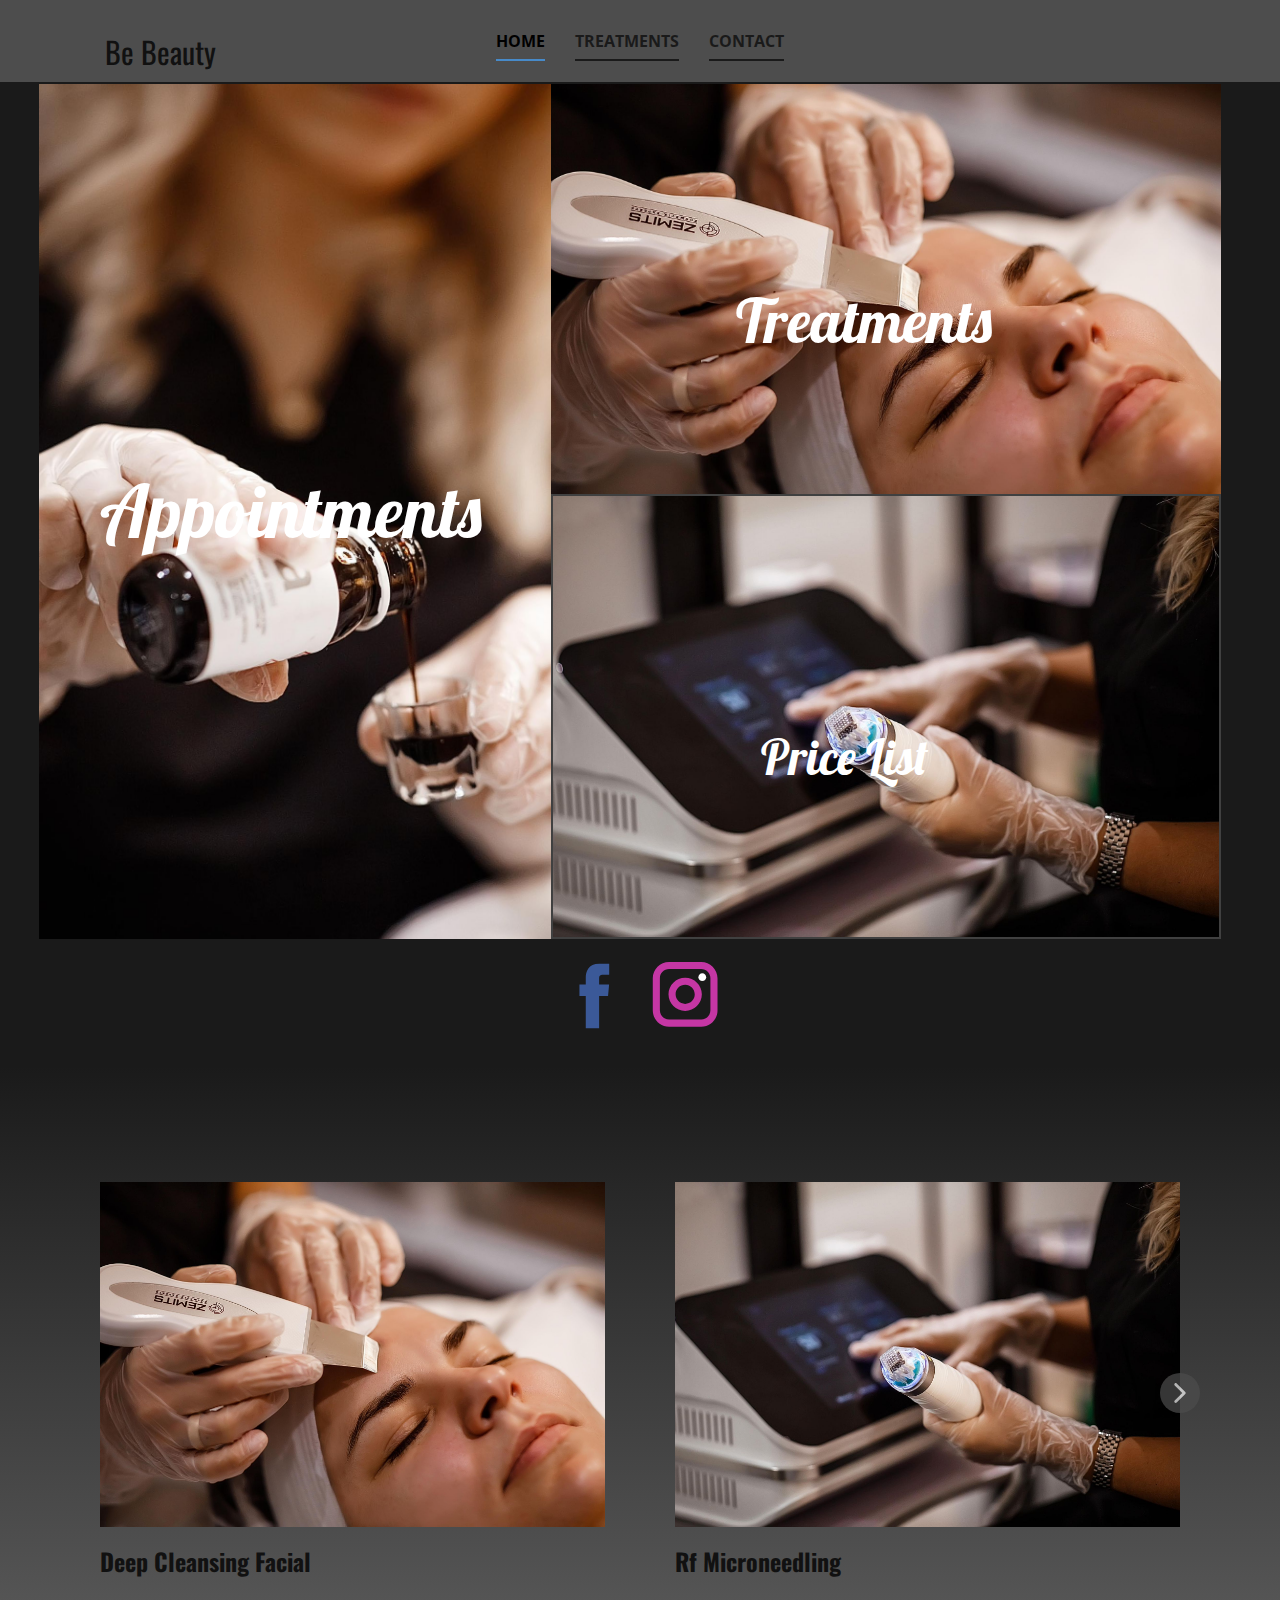
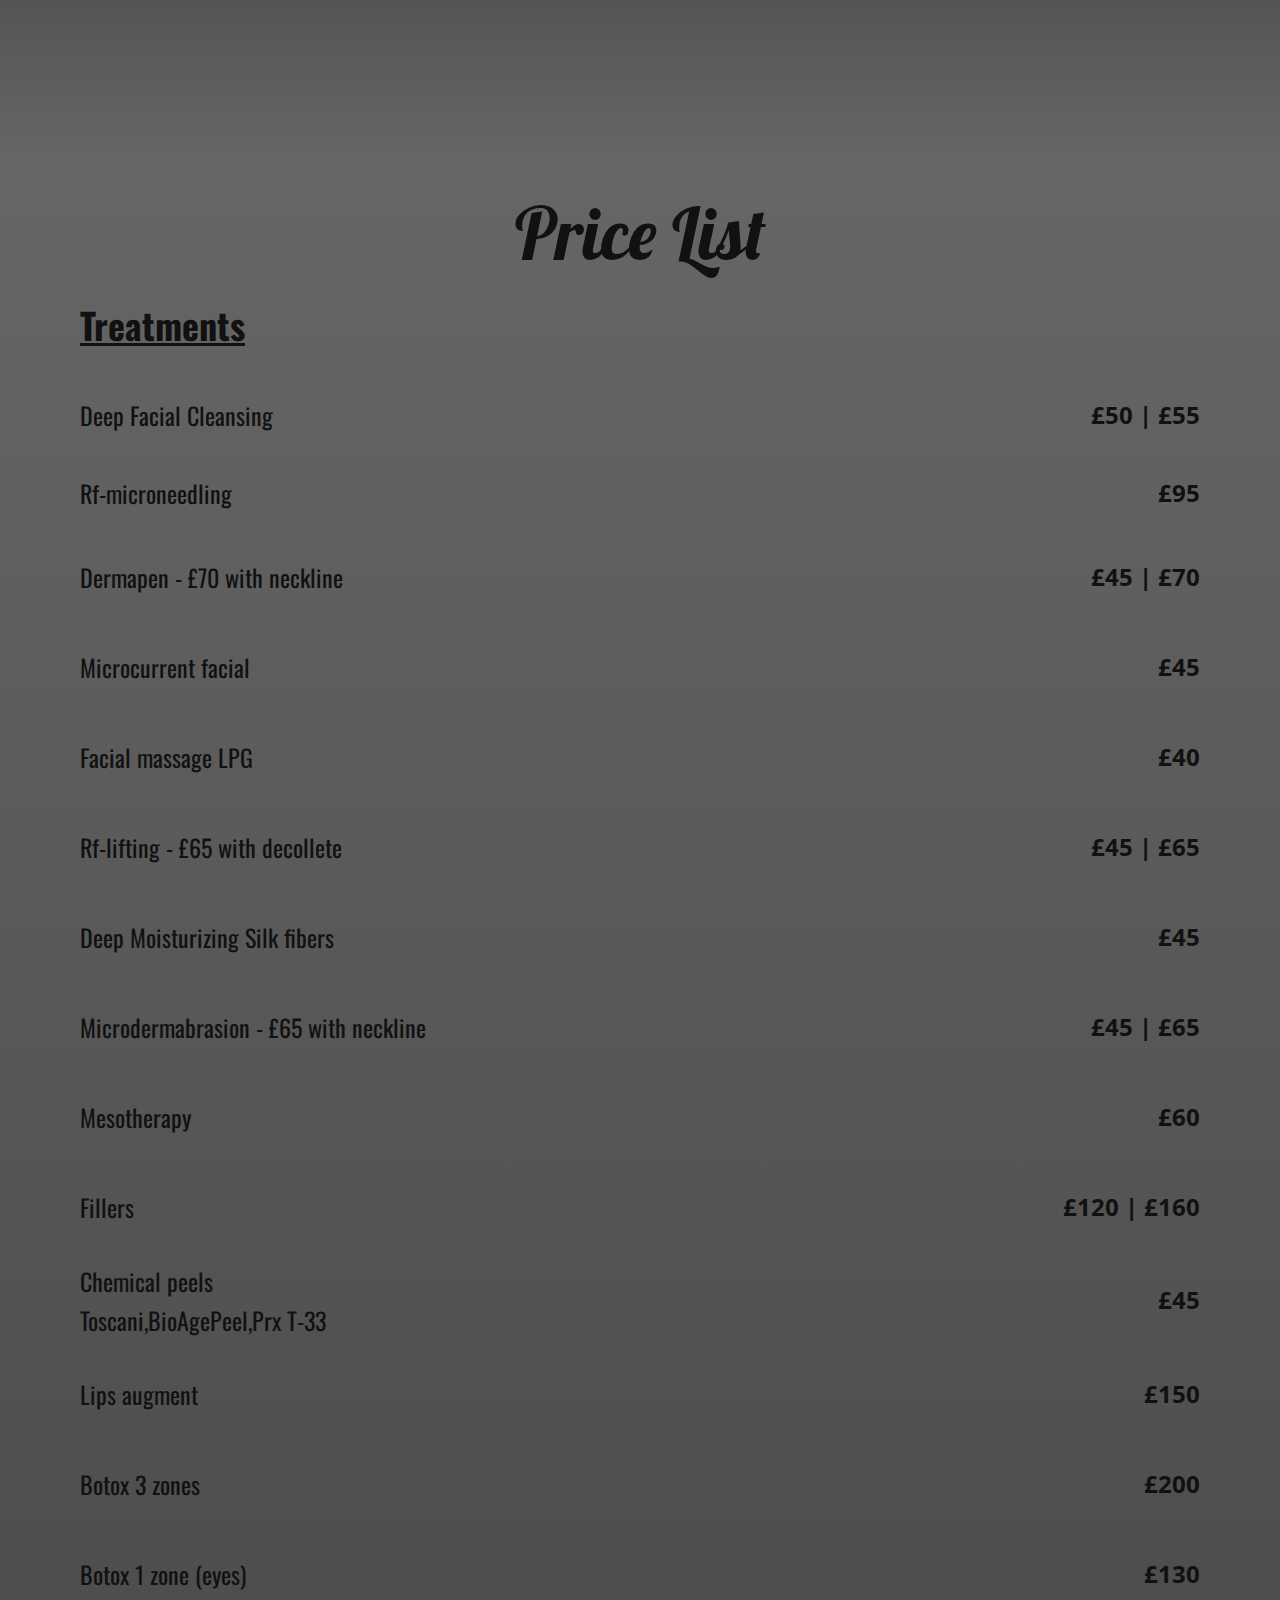
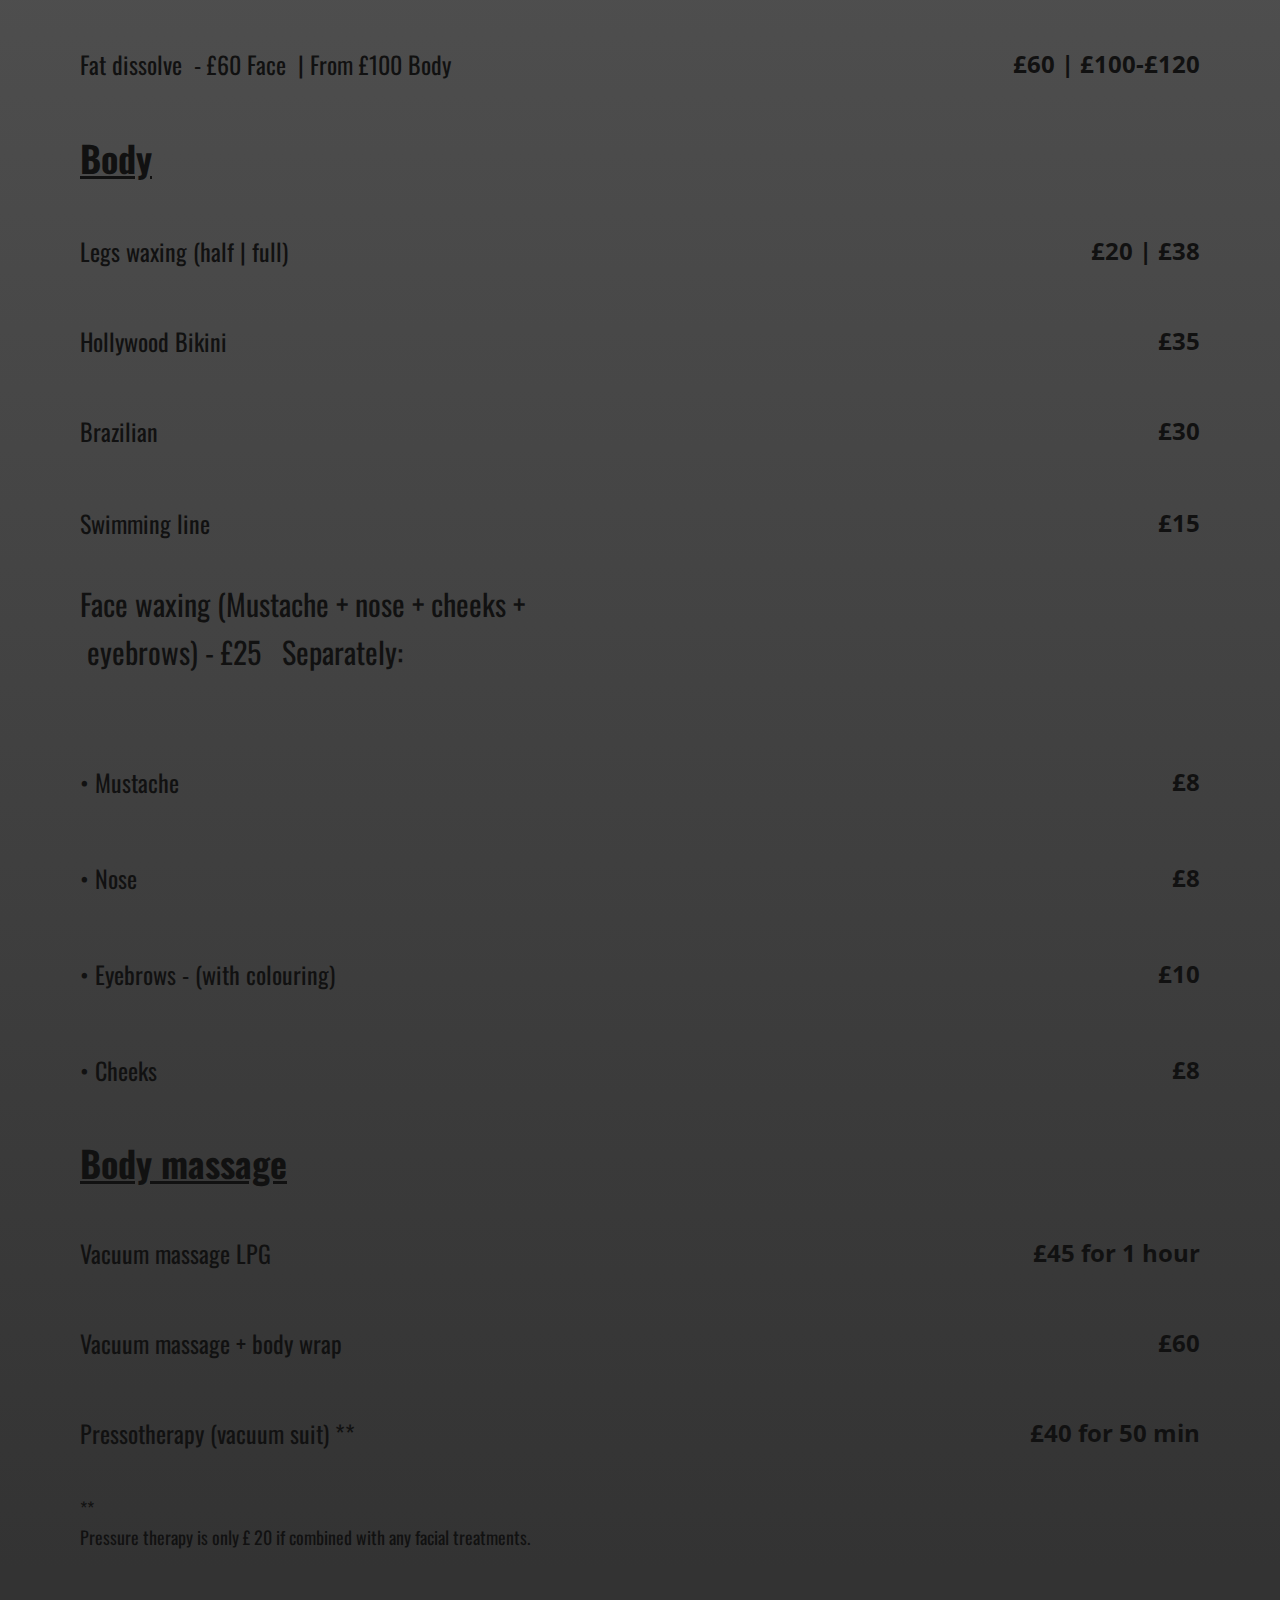
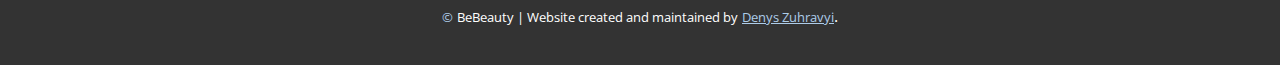
<file: index.html>
<!DOCTYPE html>
<html style="font-size: 16px;" lang="en"><head>
    <meta name="viewport" content="width=device-width, initial-scale=1.0">
    <meta charset="utf-8">
    <meta name="keywords" content="Treatm​ents, Price List">
    <meta name="description" content="">
    <title>Home</title>
    <link rel="stylesheet" href="nicepage.css" media="screen">
<link rel="stylesheet" href="Home.css" media="screen">
    <script class="u-script" type="text/javascript" src="jquery.js" defer=""></script>
    <script class="u-script" type="text/javascript" src="nicepage.js" defer=""></script>
    <meta name="generator" content="Nicepage 5.0.7, nicepage.com">
    
    <link id="u-theme-google-font" rel="stylesheet" href="https://fonts.googleapis.com/css?family=Roboto:100,100i,300,300i,400,400i,500,500i,700,700i,900,900i|Open+Sans:300,300i,400,400i,500,500i,600,600i,700,700i,800,800i">
    <link id="u-page-google-font" rel="stylesheet" href="https://fonts.googleapis.com/css?family=Lobster:400|Oswald:200,300,400,500,600,700">
    
    
    
    
    <script type="application/ld+json">{
		"@context": "http://schema.org",
		"@type": "Organization",
		"name": ""
}</script>
    <meta name="theme-color" content="#478ac9">
    <meta property="og:title" content="Home">
    <meta property="og:type" content="website">
  </head>
  <body data-home-page="Home.html" data-home-page-title="Home" class="u-body u-overlap u-xl-mode" data-lang="en"><header class="u-clearfix u-gradient u-header u-sticky u-sticky-cad2 u-header" id="sec-09fa"><div class="u-clearfix u-sheet u-sheet-1">
        <nav class="u-menu u-menu-one-level u-offcanvas u-menu-1">
          <div class="menu-collapse" style="font-size: 1rem; letter-spacing: 0px; font-weight: 700; text-transform: uppercase;">
            <a class="u-button-style u-custom-active-border-color u-custom-border u-custom-border-color u-custom-borders u-custom-hover-border-color u-custom-left-right-menu-spacing u-custom-padding-bottom u-custom-text-active-color u-custom-text-color u-custom-text-decoration u-custom-text-hover-color u-custom-top-bottom-menu-spacing u-nav-link u-text-active-palette-1-base u-text-hover-palette-2-base" href="#" style="">
              <svg class="u-svg-link" preserveAspectRatio="xMidYMin slice" viewBox="0 0 42 42" style=""><use xmlns:xlink="http://www.w3.org/1999/xlink" xlink:href="#svg-f739"></use></svg>
              <svg class="u-svg-content" viewBox="0 0 42 42" x="0px" y="0px" id="svg-f739" style="enable-background:new 0 0 42 42;"><polygon points="42,19 23,19 23,0 19,0 19,19 0,19 0,23 19,23 19,42 23,42 23,23 42,23 "></polygon></svg>
            </a>
          </div>
          <div class="u-custom-menu u-nav-container">
            <ul class="u-nav u-spacing-30 u-unstyled u-nav-1"><li class="u-nav-item"><a class="u-border-2 u-border-active-palette-1-base u-border-grey-90 u-border-hover-palette-1-base u-border-no-left u-border-no-right u-border-no-top u-button-style u-nav-link u-text-active-black u-text-grey-90 u-text-hover-black" href="Home.html" style="padding: 10px 0px;">Home</a>
</li><li class="u-nav-item"><a class="u-border-2 u-border-active-palette-1-base u-border-grey-90 u-border-hover-palette-1-base u-border-no-left u-border-no-right u-border-no-top u-button-style u-nav-link u-text-active-black u-text-grey-90 u-text-hover-black" href="Treatments.html" style="padding: 10px 0px;">Treatments</a>
</li><li class="u-nav-item"><a class="u-border-2 u-border-active-palette-1-base u-border-grey-90 u-border-hover-palette-1-base u-border-no-left u-border-no-right u-border-no-top u-button-style u-nav-link u-text-active-black u-text-grey-90 u-text-hover-black" href="Contact.html" style="padding: 10px 0px;">Contact</a>
</li></ul>
          </div>
          <div class="u-custom-menu u-nav-container-collapse">
            <div class="u-black u-container-style u-inner-container-layout u-opacity u-opacity-95 u-sidenav">
              <div class="u-inner-container-layout u-sidenav-overflow">
                <div class="u-menu-close"></div>
                <ul class="u-align-center u-nav u-popupmenu-items u-unstyled u-nav-2"><li class="u-nav-item"><a class="u-button-style u-nav-link" href="Home.html">Home</a>
</li><li class="u-nav-item"><a class="u-button-style u-nav-link" href="Treatments.html">Treatments</a>
</li><li class="u-nav-item"><a class="u-button-style u-nav-link" href="Contact.html">Contact</a>
</li></ul>
              </div>
            </div>
            <div class="u-black u-menu-overlay u-opacity u-opacity-70"></div>
          </div>
        </nav>
        <p class="u-custom-font u-font-oswald u-text u-text-1">Be Beauty</p>
      </div></header>
    <section class="u-clearfix u-gradient u-section-1" id="sec-1fcc">
      <div class="u-clearfix u-sheet u-sheet-1">
        <img class="u-image u-image-round u-image-1" src="images/WhatsAppImage2023-02-05at18.05.33.jpeg" alt="" data-image-width="1366" data-image-height="2048" data-href="Contact.html" title="Contact">
        <img class="u-image u-image-round u-image-2" src="images/WhatsAppImage2023-02-05at18.06.17.jpeg" alt="" data-image-width="2048" data-image-height="1366" data-href="Treatments.html" title="Treatments">
        <img class="u-border-2 u-border-grey-75 u-image u-image-round u-image-3" src="images/WhatsAppImage2023-02-05at18.05.01.jpeg" alt="" data-image-width="2048" data-image-height="1330" data-href="Home.html#sec-2f7b">
        <h3 class="u-text u-text-default u-text-white u-text-1">
          <a class="u-active-none u-border-none u-btn u-button-link u-button-style u-hover-none u-none u-text-white u-btn-1" href="Contact.html">Appointments</a>
        </h3>
        <h2 class="u-custom-font u-font-lobster u-text u-text-grey-5 u-text-2">
          <a class="u-active-none u-border-none u-btn u-button-link u-button-style u-hover-none u-none u-text-white u-btn-2" href="Treatments.html">Treatm​ents</a>
        </h2>
        <h2 class="u-custom-font u-font-lobster u-text u-text-grey-5 u-text-3">
          <a class="u-active-none u-border-none u-btn u-button-link u-button-style u-hover-none u-none u-text-white u-btn-3" href="Home.html#sec-2f7b">Price List</a>
        </h2>
        <div class="u-social-icons u-spacing-10 u-social-icons-1">
          <a class="u-social-url" title="facebook" target="_blank" href="https://facebook.com/profile.php?id=100009919531616"><span class="u-icon u-social-facebook u-social-icon u-icon-1"><svg class="u-svg-link" preserveAspectRatio="xMidYMin slice" viewBox="0 0 112 112" style=""><use xmlns:xlink="http://www.w3.org/1999/xlink" xlink:href="#svg-b110"></use></svg><svg class="u-svg-content" viewBox="0 0 112 112" x="0" y="0" id="svg-b110"><path fill="currentColor" d="M75.5,28.8H65.4c-1.5,0-4,0.9-4,4.3v9.4h13.9l-1.5,15.8H61.4v45.1H42.8V58.3h-8.8V42.4h8.8V32.2
c0-7.4,3.4-18.8,18.8-18.8h13.8v15.4H75.5z"></path></svg></span>
          </a>
          <a class="u-social-url" title="instagram" target="_blank" href="https://instagram.com/dana.pasl"><span class="u-icon u-social-icon u-social-instagram u-icon-2"><svg class="u-svg-link" preserveAspectRatio="xMidYMin slice" viewBox="0 0 112 112" style=""><use xmlns:xlink="http://www.w3.org/1999/xlink" xlink:href="#svg-58d8"></use></svg><svg class="u-svg-content" viewBox="0 0 112 112" x="0" y="0" id="svg-58d8"><path fill="currentColor" d="M55.9,32.9c-12.8,0-23.2,10.4-23.2,23.2s10.4,23.2,23.2,23.2s23.2-10.4,23.2-23.2S68.7,32.9,55.9,32.9z
	 M55.9,69.4c-7.4,0-13.3-6-13.3-13.3c-0.1-7.4,6-13.3,13.3-13.3s13.3,6,13.3,13.3C69.3,63.5,63.3,69.4,55.9,69.4z"></path><path fill="#FFFFFF" d="M79.7,26.8c-3,0-5.4,2.5-5.4,5.4s2.5,5.4,5.4,5.4c3,0,5.4-2.5,5.4-5.4S82.7,26.8,79.7,26.8z"></path><path fill="currentColor" d="M78.2,11H33.5C21,11,10.8,21.3,10.8,33.7v44.7c0,12.6,10.2,22.8,22.7,22.8h44.7c12.6,0,22.7-10.2,22.7-22.7
	V33.7C100.8,21.1,90.6,11,78.2,11z M91,78.4c0,7.1-5.8,12.8-12.8,12.8H33.5c-7.1,0-12.8-5.8-12.8-12.8V33.7
	c0-7.1,5.8-12.8,12.8-12.8h44.7c7.1,0,12.8,5.8,12.8,12.8V78.4z"></path></svg></span>
          </a>
        </div>
      </div>
    </section>
    <section class="u-align-center u-clearfix u-gradient u-section-2" id="sec-ed28">
      <div class="u-clearfix u-sheet u-valign-middle-lg u-valign-middle-xl u-sheet-1">
        <div class="u-expanded-width u-layout-horizontal u-list u-list-1">
          <div class="u-repeater u-repeater-1">
            <div class="u-align-left u-container-style u-list-item u-repeater-item">
              <div class="u-container-layout u-similar-container u-container-layout-1">
                <img class="u-expanded-width u-image u-image-default u-image-1" alt="" data-image-width="2048" data-image-height="1366" src="images/WhatsAppImage2023-02-05at18.06.17.jpeg">
                <h4 class="u-custom-font u-font-oswald u-text u-text-1"> Deep Cleansing Facial</h4>
              </div>
            </div>
            <div class="u-align-left u-container-style u-list-item u-repeater-item">
              <div class="u-container-layout u-similar-container u-container-layout-2">
                <img class="u-expanded-width u-image u-image-default u-image-2" alt="" data-image-width="2048" data-image-height="1330" src="images/WhatsAppImage2023-02-05at18.05.01.jpeg">
                <h4 class="u-custom-font u-font-oswald u-text u-text-2"> Rf Microneedling</h4>
              </div>
            </div>
            <div class="u-align-left u-container-style u-list-item u-repeater-item">
              <div class="u-container-layout u-similar-container u-container-layout-3">
                <img class="u-expanded-width u-image u-image-default u-image-3" alt="" data-image-width="2048" data-image-height="1410" src="images/WhatsAppImage2023-02-05at18.06.46.jpeg">
                <h4 class="u-custom-font u-font-oswald u-text u-text-3"> Diamond Microdermabrasion</h4>
              </div>
            </div>
            <div class="u-align-left u-container-style u-list-item u-repeater-item">
              <div class="u-container-layout u-similar-container u-container-layout-4">
                <img class="u-expanded-width u-image u-image-default u-image-4" alt="" data-image-width="2048" data-image-height="1384" src="images/WhatsAppImage2023-02-05at18.44.57.jpeg">
                <h4 class="u-custom-font u-font-oswald u-text u-text-4"> No Needle Mesotherapy</h4>
              </div>
            </div>
            <div class="u-align-left u-container-style u-list-item u-repeater-item">
              <div class="u-container-layout u-similar-container u-container-layout-5">
                <img class="u-expanded-width u-image u-image-default u-image-5" alt="" data-image-width="2048" data-image-height="1366" src="images/WhatsAppImage2023-02-05at18.45.17.jpeg">
                <h4 class="u-custom-font u-font-oswald u-text u-text-5">Peels</h4>
              </div>
            </div>
          </div>
          <a class="u-absolute-vcenter u-gallery-nav u-gallery-nav-prev u-grey-70 u-icon-circle u-opacity u-opacity-70 u-spacing-10 u-text-white u-gallery-nav-1" href="#" role="button">
            <span aria-hidden="true">
              <svg viewBox="0 0 451.847 451.847"><path d="M97.141,225.92c0-8.095,3.091-16.192,9.259-22.366L300.689,9.27c12.359-12.359,32.397-12.359,44.751,0
c12.354,12.354,12.354,32.388,0,44.748L173.525,225.92l171.903,171.909c12.354,12.354,12.354,32.391,0,44.744
c-12.354,12.365-32.386,12.365-44.745,0l-194.29-194.281C100.226,242.115,97.141,234.018,97.141,225.92z"></path></svg>
            </span>
            <span class="sr-only">
              <svg viewBox="0 0 451.847 451.847"><path d="M97.141,225.92c0-8.095,3.091-16.192,9.259-22.366L300.689,9.27c12.359-12.359,32.397-12.359,44.751,0
c12.354,12.354,12.354,32.388,0,44.748L173.525,225.92l171.903,171.909c12.354,12.354,12.354,32.391,0,44.744
c-12.354,12.365-32.386,12.365-44.745,0l-194.29-194.281C100.226,242.115,97.141,234.018,97.141,225.92z"></path></svg>
            </span>
          </a>
          <a class="u-absolute-vcenter u-gallery-nav u-gallery-nav-next u-grey-70 u-icon-circle u-opacity u-opacity-70 u-spacing-10 u-text-white u-gallery-nav-2" href="#" role="button">
            <span aria-hidden="true">
              <svg viewBox="0 0 451.846 451.847"><path d="M345.441,248.292L151.154,442.573c-12.359,12.365-32.397,12.365-44.75,0c-12.354-12.354-12.354-32.391,0-44.744
L278.318,225.92L106.409,54.017c-12.354-12.359-12.354-32.394,0-44.748c12.354-12.359,32.391-12.359,44.75,0l194.287,194.284
c6.177,6.18,9.262,14.271,9.262,22.366C354.708,234.018,351.617,242.115,345.441,248.292z"></path></svg>
            </span>
            <span class="sr-only">
              <svg viewBox="0 0 451.846 451.847"><path d="M345.441,248.292L151.154,442.573c-12.359,12.365-32.397,12.365-44.75,0c-12.354-12.354-12.354-32.391,0-44.744
L278.318,225.92L106.409,54.017c-12.354-12.359-12.354-32.394,0-44.748c12.354-12.359,32.391-12.359,44.75,0l194.287,194.284
c6.177,6.18,9.262,14.271,9.262,22.366C354.708,234.018,351.617,242.115,345.441,248.292z"></path></svg>
            </span>
          </a>
        </div>
      </div>
    </section>
    <section class="u-align-center u-clearfix u-gradient u-section-3" id="sec-2f7b">
      <div class="u-clearfix u-sheet u-sheet-1">
        <h1 class="u-custom-font u-font-lobster u-text u-text-default u-title u-text-1">Price List</h1>
        <div class="u-expanded-width u-table u-table-responsive u-table-1">
          <table class="u-table-entity">
            <colgroup>
              <col width="43.4%">
              <col width="56.6%">
            </colgroup>
            <thead class="u-table-header">
              <tr style="height: 103px;">
                <th class="u-custom-font u-font-oswald u-table-cell u-table-cell-1">
                  <span style="font-weight: 700; text-decoration: underline !important; font-size: 2.25rem;">Treatments </span>
                </th>
                <th class="u-table-cell">
                  <br>
                </th>
              </tr>
            </thead>
            <tbody class="u-table-body">
              <tr style="height: 78px;">
                <td class="u-custom-font u-font-oswald u-table-cell u-table-cell-3">Deep Facial Cleansing</td>
                <td class="u-align-right u-table-cell u-table-cell-4">£50 | £55</td>
              </tr>
              <tr style="height: 78px;">
                <td class="u-custom-font u-font-oswald u-table-cell u-table-cell-5">Rf-microneedling</td>
                <td class="u-align-right u-table-cell u-table-cell-6">£95</td>
              </tr>
              <tr style="height: 90px;">
                <td class="u-custom-font u-font-oswald u-table-cell u-table-cell-7">Dermapen - £70 with neckline</td>
                <td class="u-align-right u-table-cell u-table-cell-8">£45 | £70</td>
              </tr>
              <tr style="height: 90px;">
                <td class="u-custom-font u-font-oswald u-table-cell u-table-cell-9">Microcurrent facial&nbsp;</td>
                <td class="u-align-right u-table-cell u-table-cell-10">£45</td>
              </tr>
              <tr style="height: 90px;">
                <td class="u-custom-font u-font-oswald u-table-cell u-table-cell-11">Facial massage LPG</td>
                <td class="u-align-right u-table-cell u-table-cell-12">£40</td>
              </tr>
              <tr style="height: 90px;">
                <td class="u-custom-font u-font-oswald u-table-cell u-table-cell-13">Rf-lifting - £65 with decollete</td>
                <td class="u-align-right u-table-cell u-table-cell-14">£45 | £65</td>
              </tr>
              <tr style="height: 90px;">
                <td class="u-custom-font u-font-oswald u-table-cell u-table-cell-15">Deep Moisturizing Silk fibers</td>
                <td class="u-align-right u-table-cell u-table-cell-16">£45</td>
              </tr>
              <tr style="height: 90px;">
                <td class="u-custom-font u-font-oswald u-table-cell u-table-cell-17">Microdermabrasion - £65 with neckline</td>
                <td class="u-align-right u-table-cell u-table-cell-18">&nbsp; £45 | £65</td>
              </tr>
              <tr style="height: 90px;">
                <td class="u-custom-font u-font-oswald u-table-cell u-table-cell-19">Mesotherapy</td>
                <td class="u-align-right u-table-cell u-table-cell-20">£60</td>
              </tr>
              <tr style="height: 90px;">
                <td class="u-custom-font u-font-oswald u-table-cell u-table-cell-21">Fillers</td>
                <td class="u-align-right u-table-cell u-table-cell-22">£120 | £160</td>
              </tr>
              <tr style="height: 96px;">
                <td class="u-custom-font u-font-oswald u-table-cell u-table-cell-23">Chemical peels <br>Toscani,BioAgePeel,Prx T-33
                </td>
                <td class="u-align-right u-table-cell u-table-cell-24">£45</td>
              </tr>
              <tr style="height: 90px;">
                <td class="u-custom-font u-font-oswald u-table-cell u-table-cell-25">Lips augment</td>
                <td class="u-align-right u-table-cell u-table-cell-26">£150</td>
              </tr>
              <tr style="height: 90px;">
                <td class="u-custom-font u-font-oswald u-table-cell u-table-cell-27">Botox 3 zones</td>
                <td class="u-align-right u-table-cell u-table-cell-28">£200</td>
              </tr>
              <tr style="height: 90px;">
                <td class="u-custom-font u-font-oswald u-table-cell u-table-cell-29">Botox 1 zone  (eyes)</td>
                <td class="u-align-right u-table-cell u-table-cell-30">£130</td>
              </tr>
              <tr style="height: 90px;">
                <td class="u-custom-font u-font-oswald u-table-cell u-table-cell-31">Fat dissolve&nbsp; - £60 Face&nbsp; | From £100 Body</td>
                <td class="u-align-right u-table-cell u-table-cell-32">£60 | £100-£120</td>
              </tr>
              <tr style="height: 90px;">
                <td class="u-custom-font u-font-oswald u-table-cell u-table-cell-33">
                  <span style="font-size: 2.25rem; text-decoration: underline !important; font-weight: 700;">Body</span>
                </td>
                <td class="u-align-right u-table-cell u-table-cell-34">
                  <br>
                  <br>
                </td>
              </tr>
              <tr style="height: 90px;">
                <td class="u-custom-font u-font-oswald u-table-cell u-table-cell-35">Legs waxing  (half | full)</td>
                <td class="u-align-right u-table-cell u-table-cell-36">£20 | £38</td>
              </tr>
              <tr style="height: 90px;">
                <td class="u-custom-font u-font-oswald u-table-cell u-table-cell-37">Hollywood Bikini</td>
                <td class="u-align-right u-table-cell u-table-cell-38">£35</td>
              </tr>
              <tr style="height: 90px;">
                <td class="u-custom-font u-font-oswald u-table-cell u-table-cell-39">Brazilian</td>
                <td class="u-align-right u-table-cell u-table-cell-40">£30</td>
              </tr>
              <tr style="height: 94px;">
                <td class="u-custom-font u-font-oswald u-table-cell u-table-cell-41">Swimming line</td>
                <td class="u-align-right u-table-cell u-table-cell-42">&nbsp;£15</td>
              </tr>
              <tr style="height: 111px;">
                <td class="u-custom-font u-font-oswald u-table-cell u-table-cell-43">Face waxing  (Mustache + nose + cheeks +&nbsp; &nbsp;eyebrows) - £25&nbsp; &nbsp;Separately:<br>
                  <span style="font-size: 1.5rem;"></span>
                  <span style="font-size: 1.5rem;"></span>
                  <br>
                </td>
                <td class="u-table-cell">
                  <br>
                  <br>
                </td>
              </tr>
              <tr style="height: 96px;">
                <td class="u-custom-font u-font-oswald u-table-cell u-table-cell-45">• Mustache</td>
                <td class="u-align-right u-table-cell u-table-cell-46">£8</td>
              </tr>
              <tr style="height: 96px;">
                <td class="u-custom-font u-font-oswald u-table-cell u-table-cell-47">•&nbsp;Nose</td>
                <td class="u-align-right u-table-cell u-table-cell-48">£8</td>
              </tr>
              <tr style="height: 96px;">
                <td class="u-custom-font u-font-oswald u-table-cell u-table-cell-49">•&nbsp;Eyebrows - (with colouring)</td>
                <td class="u-align-right u-table-cell u-table-cell-50">£10</td>
              </tr>
              <tr style="height: 96px;">
                <td class="u-custom-font u-font-oswald u-table-cell u-table-cell-51">•&nbsp;Cheeks&nbsp;</td>
                <td class="u-align-right u-table-cell u-table-cell-52">£8</td>
              </tr>
              <tr style="height: 90px;">
                <td class="u-custom-font u-font-oswald u-table-cell u-table-cell-53">Body massage<span style="text-decoration: underline !important;">
                    <span style="font-weight: 700;">
                      <span style="font-size: 2.25rem;"></span>
                    </span>
                  </span>
                </td>
                <td class="u-table-cell"></td>
              </tr>
              <tr style="height: 90px;">
                <td class="u-custom-font u-font-oswald u-table-cell u-table-cell-55">Vacuum massage LPG</td>
                <td class="u-align-right u-table-cell u-table-cell-56">£45 for 1 hour</td>
              </tr>
              <tr style="height: 90px;">
                <td class="u-custom-font u-font-oswald u-table-cell u-table-cell-57">Vacuum massage + body wrap&nbsp;</td>
                <td class="u-align-right u-table-cell u-table-cell-58">£60</td>
              </tr>
              <tr style="height: 90px;">
                <td class="u-custom-font u-font-oswald u-table-cell u-table-cell-59">Pressotherapy (vacuum suit) **</td>
                <td class="u-align-right u-table-cell u-table-cell-60">£40 for 50 min</td>
              </tr>
              <tr style="height: 90px;">
                <td class="u-custom-font u-font-oswald u-table-cell u-table-cell-61">** <br>Pressure therapy is only £ 20 if combined with any facial treatments.&nbsp;<br>
                </td>
                <td class="u-table-cell"></td>
              </tr>
            </tbody>
          </table>
        </div>
      </div>
    </section>
    
    
    
      <section class="u-backlink u-clearfix u-grey-80">
      <a class="u-text">
        <span>&copy;</span>
      </a>
      <p class="u-text">
        <span> BeBeauty | Website created and maintained by</span>
      </p>
      <a class="u-link" href="#">
        <span>Denys Zuhravyi</span>
      </a>. 
    </section>
  
</body></html>
</file>
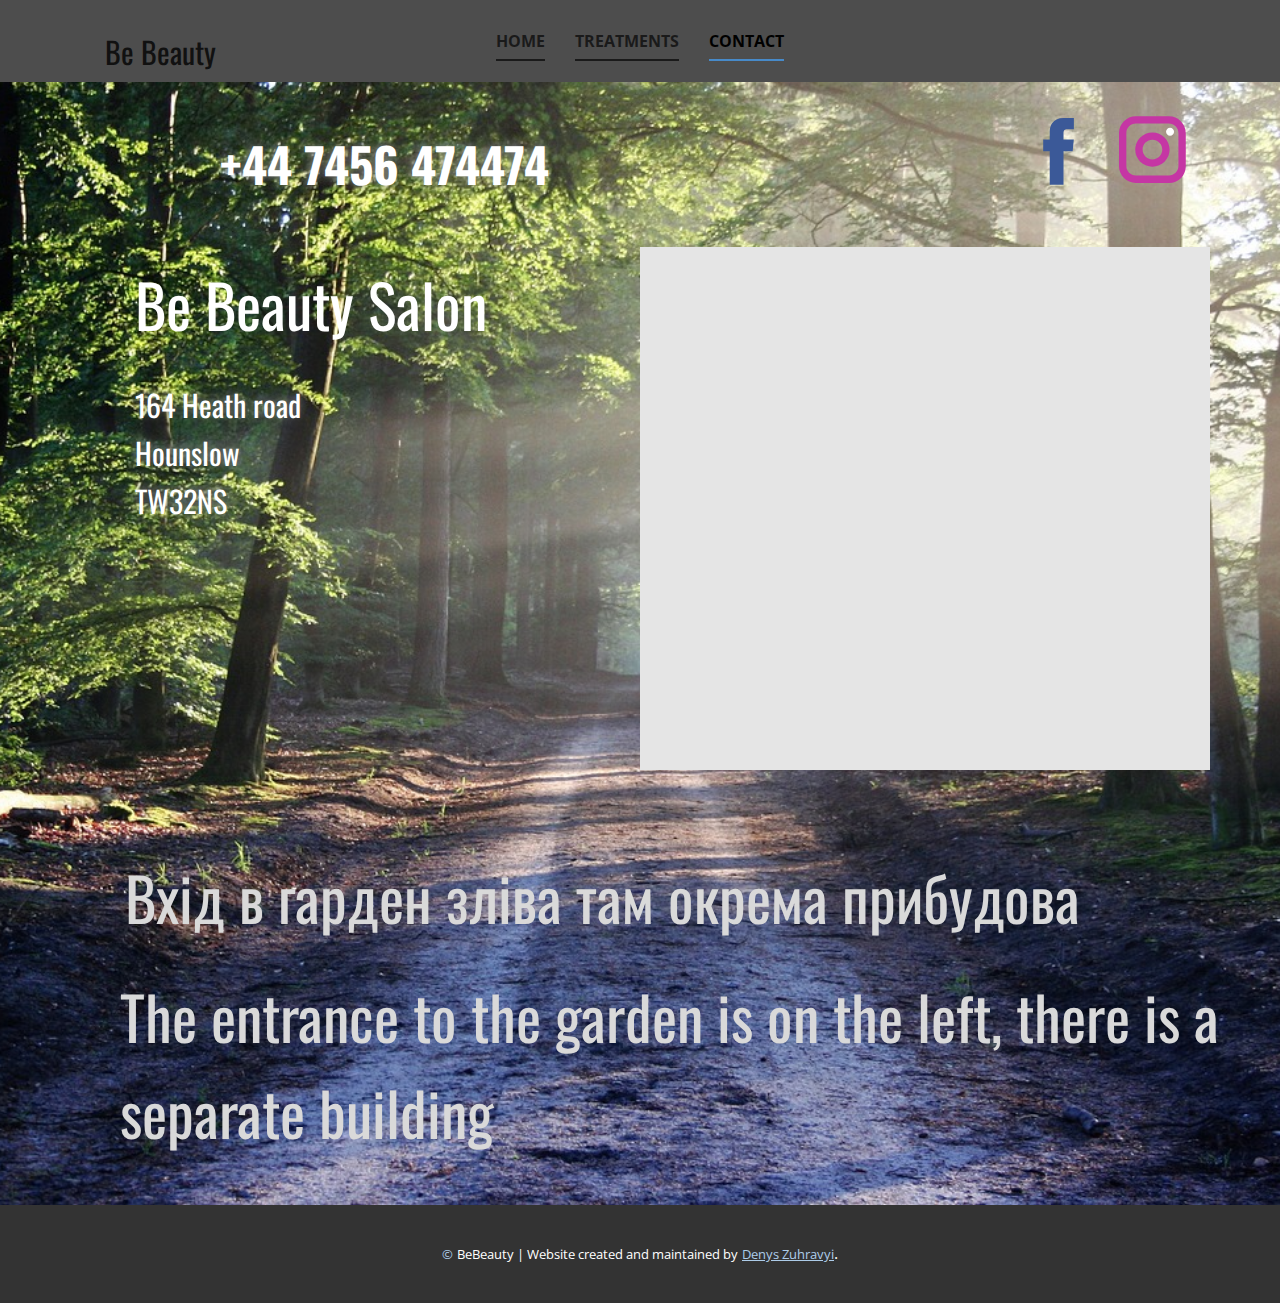
<file: Contact.html>
<!DOCTYPE html>
<html style="font-size: 16px;" lang="en"><head>
    <meta name="viewport" content="width=device-width, initial-scale=1.0">
    <meta charset="utf-8">
    <meta name="keywords" content="Be Beauty Salon">
    <meta name="description" content="">
    <title>Contact</title>
    <link rel="stylesheet" href="nicepage.css" media="screen">
<link rel="stylesheet" href="Contact.css" media="screen">
    <script class="u-script" type="text/javascript" src="jquery.js" defer=""></script>
    <script class="u-script" type="text/javascript" src="nicepage.js" defer=""></script>
    <meta name="generator" content="Nicepage 5.0.7, nicepage.com">
    <link id="u-theme-google-font" rel="stylesheet" href="https://fonts.googleapis.com/css?family=Roboto:100,100i,300,300i,400,400i,500,500i,700,700i,900,900i|Open+Sans:300,300i,400,400i,500,500i,600,600i,700,700i,800,800i">
    <link id="u-page-google-font" rel="stylesheet" href="https://fonts.googleapis.com/css?family=Oswald:200,300,400,500,600,700">
    
    
    <script type="application/ld+json">{
		"@context": "http://schema.org",
		"@type": "Organization",
		"name": ""
}</script>
    <meta name="theme-color" content="#478ac9">
    <meta property="og:title" content="Contact">
    <meta property="og:type" content="website">
  </head>
  <body class="u-body u-xl-mode" data-lang="en"><header class="u-clearfix u-gradient u-header u-sticky u-sticky-cad2 u-header" id="sec-09fa"><div class="u-clearfix u-sheet u-sheet-1">
        <nav class="u-menu u-menu-one-level u-offcanvas u-menu-1">
          <div class="menu-collapse" style="font-size: 1rem; letter-spacing: 0px; font-weight: 700; text-transform: uppercase;">
            <a class="u-button-style u-custom-active-border-color u-custom-border u-custom-border-color u-custom-borders u-custom-hover-border-color u-custom-left-right-menu-spacing u-custom-padding-bottom u-custom-text-active-color u-custom-text-color u-custom-text-decoration u-custom-text-hover-color u-custom-top-bottom-menu-spacing u-nav-link u-text-active-palette-1-base u-text-hover-palette-2-base" href="#" style="">
              <svg class="u-svg-link" preserveAspectRatio="xMidYMin slice" viewBox="0 0 42 42" style=""><use xmlns:xlink="http://www.w3.org/1999/xlink" xlink:href="#svg-f739"></use></svg>
              <svg class="u-svg-content" viewBox="0 0 42 42" x="0px" y="0px" id="svg-f739" style="enable-background:new 0 0 42 42;"><polygon points="42,19 23,19 23,0 19,0 19,19 0,19 0,23 19,23 19,42 23,42 23,23 42,23 "></polygon></svg>
            </a>
          </div>
          <div class="u-custom-menu u-nav-container">
            <ul class="u-nav u-spacing-30 u-unstyled u-nav-1"><li class="u-nav-item"><a class="u-border-2 u-border-active-palette-1-base u-border-grey-90 u-border-hover-palette-1-base u-border-no-left u-border-no-right u-border-no-top u-button-style u-nav-link u-text-active-black u-text-grey-90 u-text-hover-black" href="Home.html" style="padding: 10px 0px;">Home</a>
</li><li class="u-nav-item"><a class="u-border-2 u-border-active-palette-1-base u-border-grey-90 u-border-hover-palette-1-base u-border-no-left u-border-no-right u-border-no-top u-button-style u-nav-link u-text-active-black u-text-grey-90 u-text-hover-black" href="Treatments.html" style="padding: 10px 0px;">Treatments</a>
</li><li class="u-nav-item"><a class="u-border-2 u-border-active-palette-1-base u-border-grey-90 u-border-hover-palette-1-base u-border-no-left u-border-no-right u-border-no-top u-button-style u-nav-link u-text-active-black u-text-grey-90 u-text-hover-black" href="Contact.html" style="padding: 10px 0px;">Contact</a>
</li></ul>
          </div>
          <div class="u-custom-menu u-nav-container-collapse">
            <div class="u-black u-container-style u-inner-container-layout u-opacity u-opacity-95 u-sidenav">
              <div class="u-inner-container-layout u-sidenav-overflow">
                <div class="u-menu-close"></div>
                <ul class="u-align-center u-nav u-popupmenu-items u-unstyled u-nav-2"><li class="u-nav-item"><a class="u-button-style u-nav-link" href="Home.html">Home</a>
</li><li class="u-nav-item"><a class="u-button-style u-nav-link" href="Treatments.html">Treatments</a>
</li><li class="u-nav-item"><a class="u-button-style u-nav-link" href="Contact.html">Contact</a>
</li></ul>
              </div>
            </div>
            <div class="u-black u-menu-overlay u-opacity u-opacity-70"></div>
          </div>
        </nav>
        <p class="u-custom-font u-font-oswald u-text u-text-1">Be Beauty</p>
      </div></header>
    <section class="u-clearfix u-image u-section-1" id="sec-767a" data-image-width="1280" data-image-height="853">
      <div class="u-clearfix u-sheet u-sheet-1">
        <div class="u-social-icons u-spacing-10 u-social-icons-1">
          <a class="u-social-url" title="facebook" target="_blank" href="https://facebook.com/name"><span class="u-icon u-social-facebook u-social-icon u-icon-1"><svg class="u-svg-link" preserveAspectRatio="xMidYMin slice" viewBox="0 0 112 112" style=""><use xmlns:xlink="http://www.w3.org/1999/xlink" xlink:href="#svg-f075"></use></svg><svg class="u-svg-content" viewBox="0 0 112 112" x="0" y="0" id="svg-f075"><path fill="currentColor" d="M75.5,28.8H65.4c-1.5,0-4,0.9-4,4.3v9.4h13.9l-1.5,15.8H61.4v45.1H42.8V58.3h-8.8V42.4h8.8V32.2
c0-7.4,3.4-18.8,18.8-18.8h13.8v15.4H75.5z"></path></svg></span>
          </a>
          <a class="u-social-url" title="instagram" target="_blank" href="https://instagram.com/name"><span class="u-icon u-social-icon u-social-instagram u-icon-2"><svg class="u-svg-link" preserveAspectRatio="xMidYMin slice" viewBox="0 0 112 112" style=""><use xmlns:xlink="http://www.w3.org/1999/xlink" xlink:href="#svg-4c38"></use></svg><svg class="u-svg-content" viewBox="0 0 112 112" x="0" y="0" id="svg-4c38"><path fill="currentColor" d="M55.9,32.9c-12.8,0-23.2,10.4-23.2,23.2s10.4,23.2,23.2,23.2s23.2-10.4,23.2-23.2S68.7,32.9,55.9,32.9z
	 M55.9,69.4c-7.4,0-13.3-6-13.3-13.3c-0.1-7.4,6-13.3,13.3-13.3s13.3,6,13.3,13.3C69.3,63.5,63.3,69.4,55.9,69.4z"></path><path fill="#FFFFFF" d="M79.7,26.8c-3,0-5.4,2.5-5.4,5.4s2.5,5.4,5.4,5.4c3,0,5.4-2.5,5.4-5.4S82.7,26.8,79.7,26.8z"></path><path fill="currentColor" d="M78.2,11H33.5C21,11,10.8,21.3,10.8,33.7v44.7c0,12.6,10.2,22.8,22.7,22.8h44.7c12.6,0,22.7-10.2,22.7-22.7
	V33.7C100.8,21.1,90.6,11,78.2,11z M91,78.4c0,7.1-5.8,12.8-12.8,12.8H33.5c-7.1,0-12.8-5.8-12.8-12.8V33.7
	c0-7.1,5.8-12.8,12.8-12.8h44.7c7.1,0,12.8,5.8,12.8,12.8V78.4z"></path></svg></span>
          </a>
        </div>
        <p class="u-custom-font u-font-oswald u-text u-text-palette-5-light-2 u-text-1">
          <a class="u-active-none u-border-none u-btn u-button-link u-button-style u-hover-none u-none u-text-white u-btn-1" href="tel:+44 7456 474474">+44 7456 474474</a>
        </p>
        <div class="u-clearfix u-expanded-width u-layout-wrap u-layout-wrap-1">
          <div class="u-layout">
            <div class="u-layout-row">
              <div class="u-align-left-lg u-align-left-md u-align-left-sm u-align-left-xl u-container-style u-layout-cell u-left-cell u-size-30 u-layout-cell-1">
                <div class="u-container-layout u-container-layout-1">
                  <h2 class="u-align-center-xs u-custom-font u-font-oswald u-text u-text-white u-text-2">Be Beauty Salon</h2>
                  <p class="u-align-left-xs u-custom-font u-font-oswald u-text u-text-white u-text-3"> 164 Heath road <br>Hounslow <br>TW32NS<span style="font-weight: 700;"></span>&nbsp;
                  </p>
                </div>
              </div>
              <div class="u-container-style u-layout-cell u-right-cell u-size-30 u-layout-cell-2">
                <div class="u-container-layout u-container-layout-2">
                  <div class="u-expanded u-grey-10 u-map">
                    <div class="embed-responsive">
                      <iframe class="embed-responsive-item" src="//maps.google.com/maps?output=embed&amp;q=164%20Heath%20road%20%0AHounslow%20%0ATW32NS%20&amp;t=m" data-map="[base64]"></iframe>
                    </div>
                  </div>
                </div>
              </div>
            </div>
          </div>
        </div>
        <h3 class="u-custom-font u-font-oswald u-text u-text-4"> Вхід в гарден зліва там окрема прибудова</h3>
        <p class="u-custom-font u-font-oswald u-text u-text-grey-15 u-text-5" data-animation-name="" data-animation-duration="0" data-animation-delay="0" data-animation-direction=""> The entrance to the garden is on the left, there is a separate building</p>
      </div>
    </section>
    
    
    
      <section class="u-backlink u-clearfix u-grey-80">
      <a class="u-text">
        <span>&copy;</span>
      </a>
      <p class="u-text">
        <span> BeBeauty | Website created and maintained by</span>
      </p>
      <a class="u-link" href="#">
        <span>Denys Zuhravyi</span>
      </a>. 
    </section>
  
</body></html>
</file>
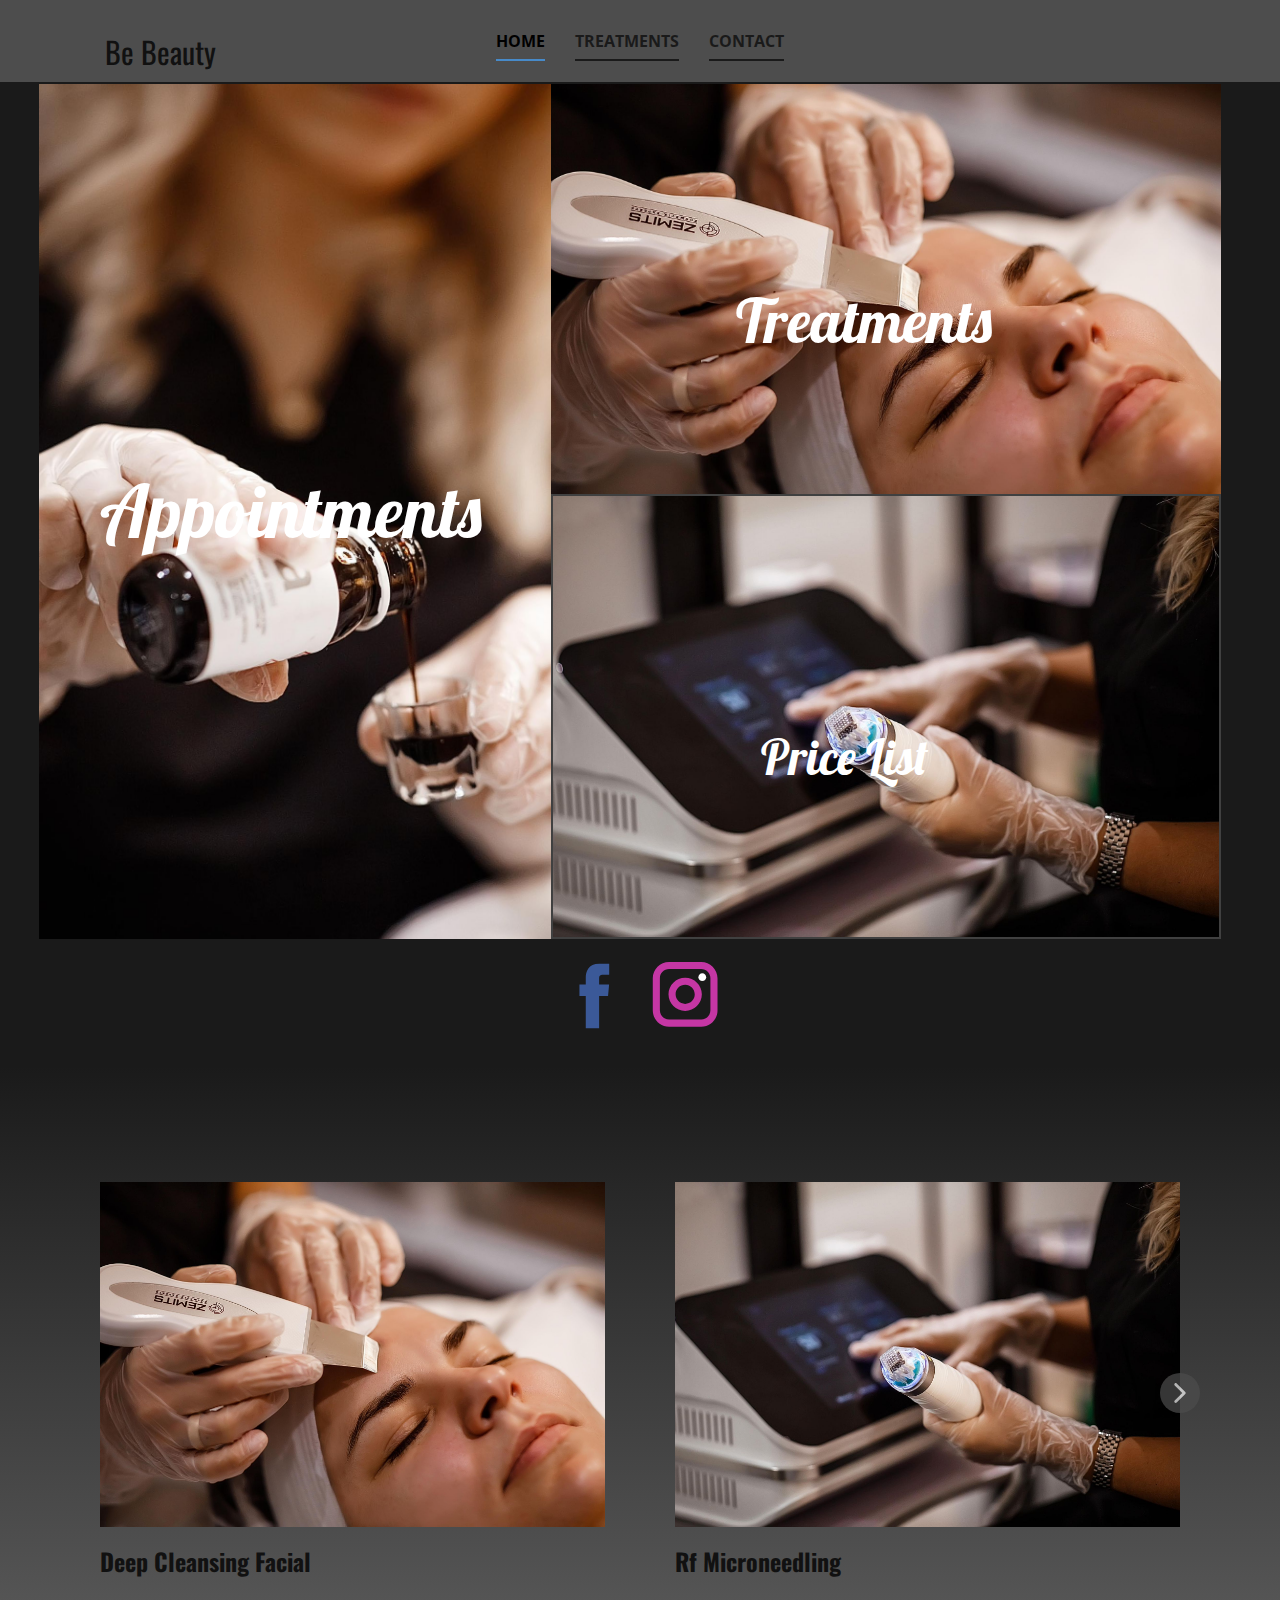
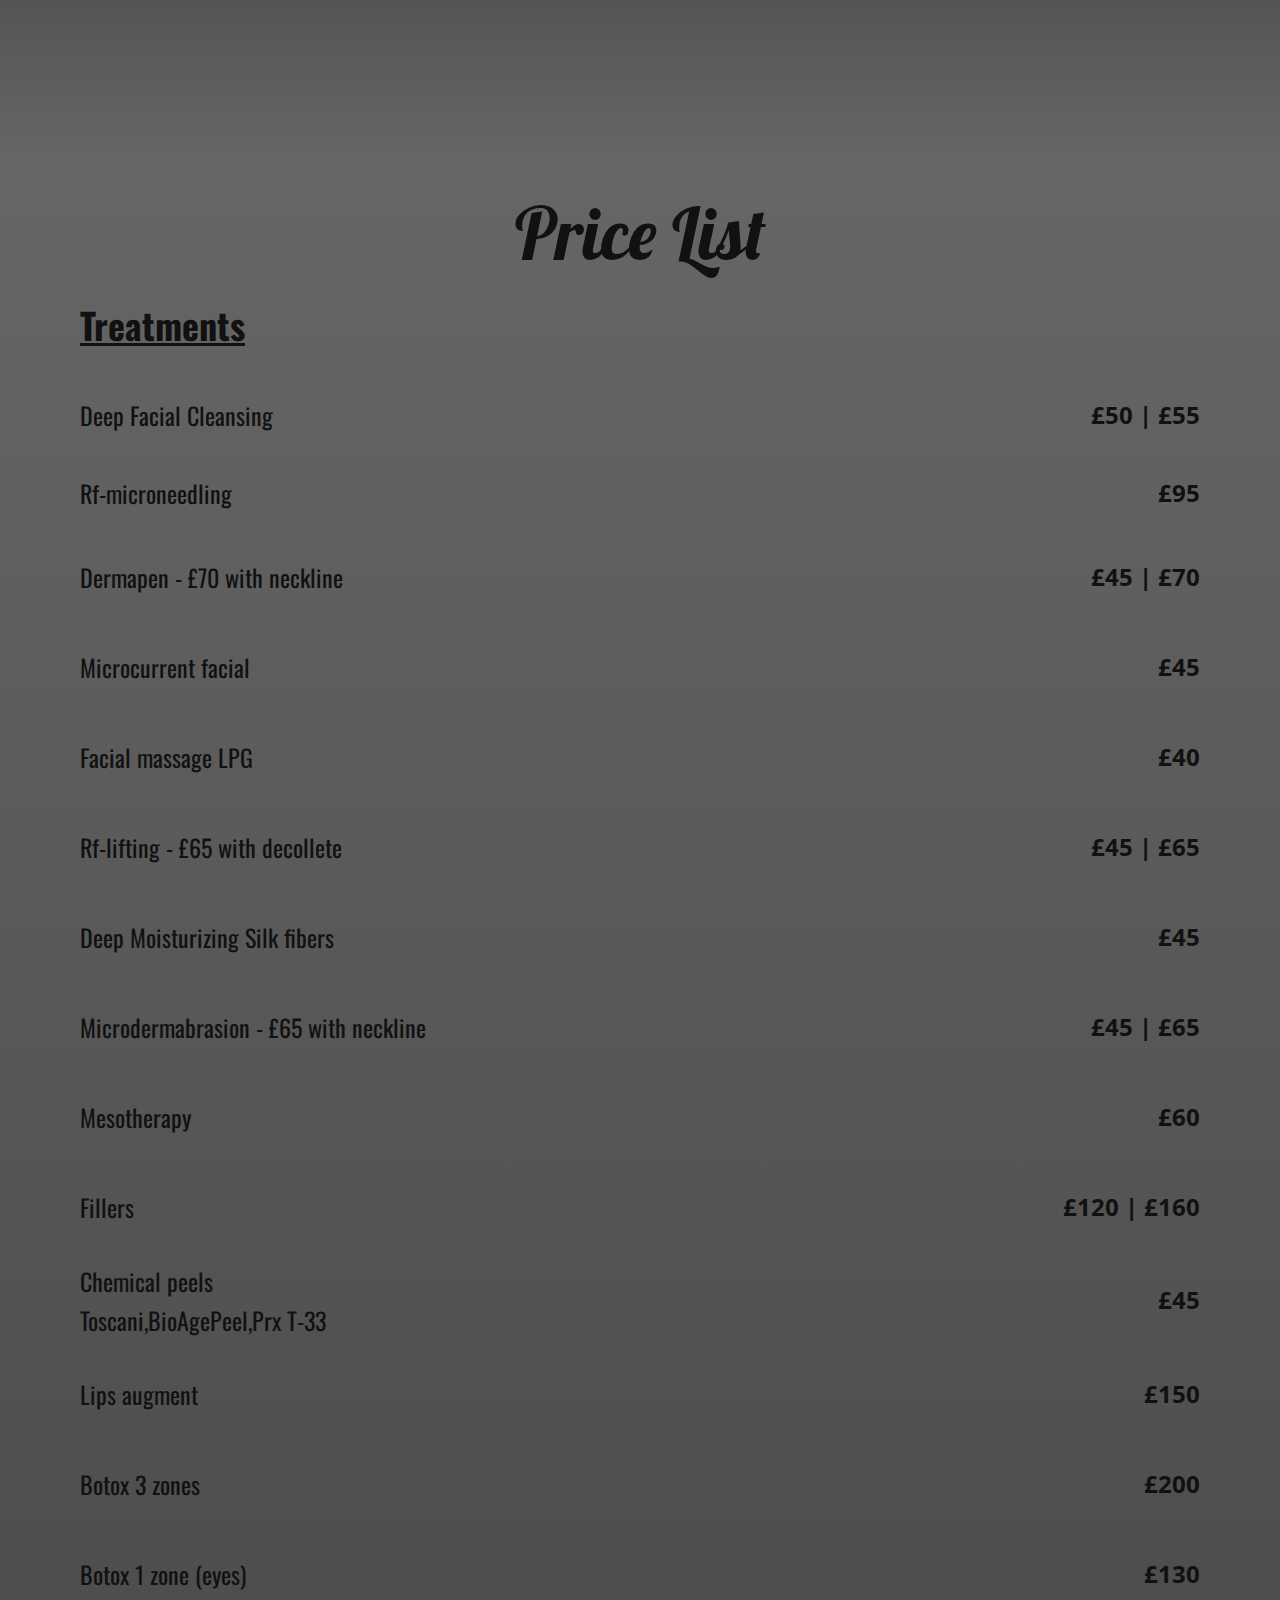
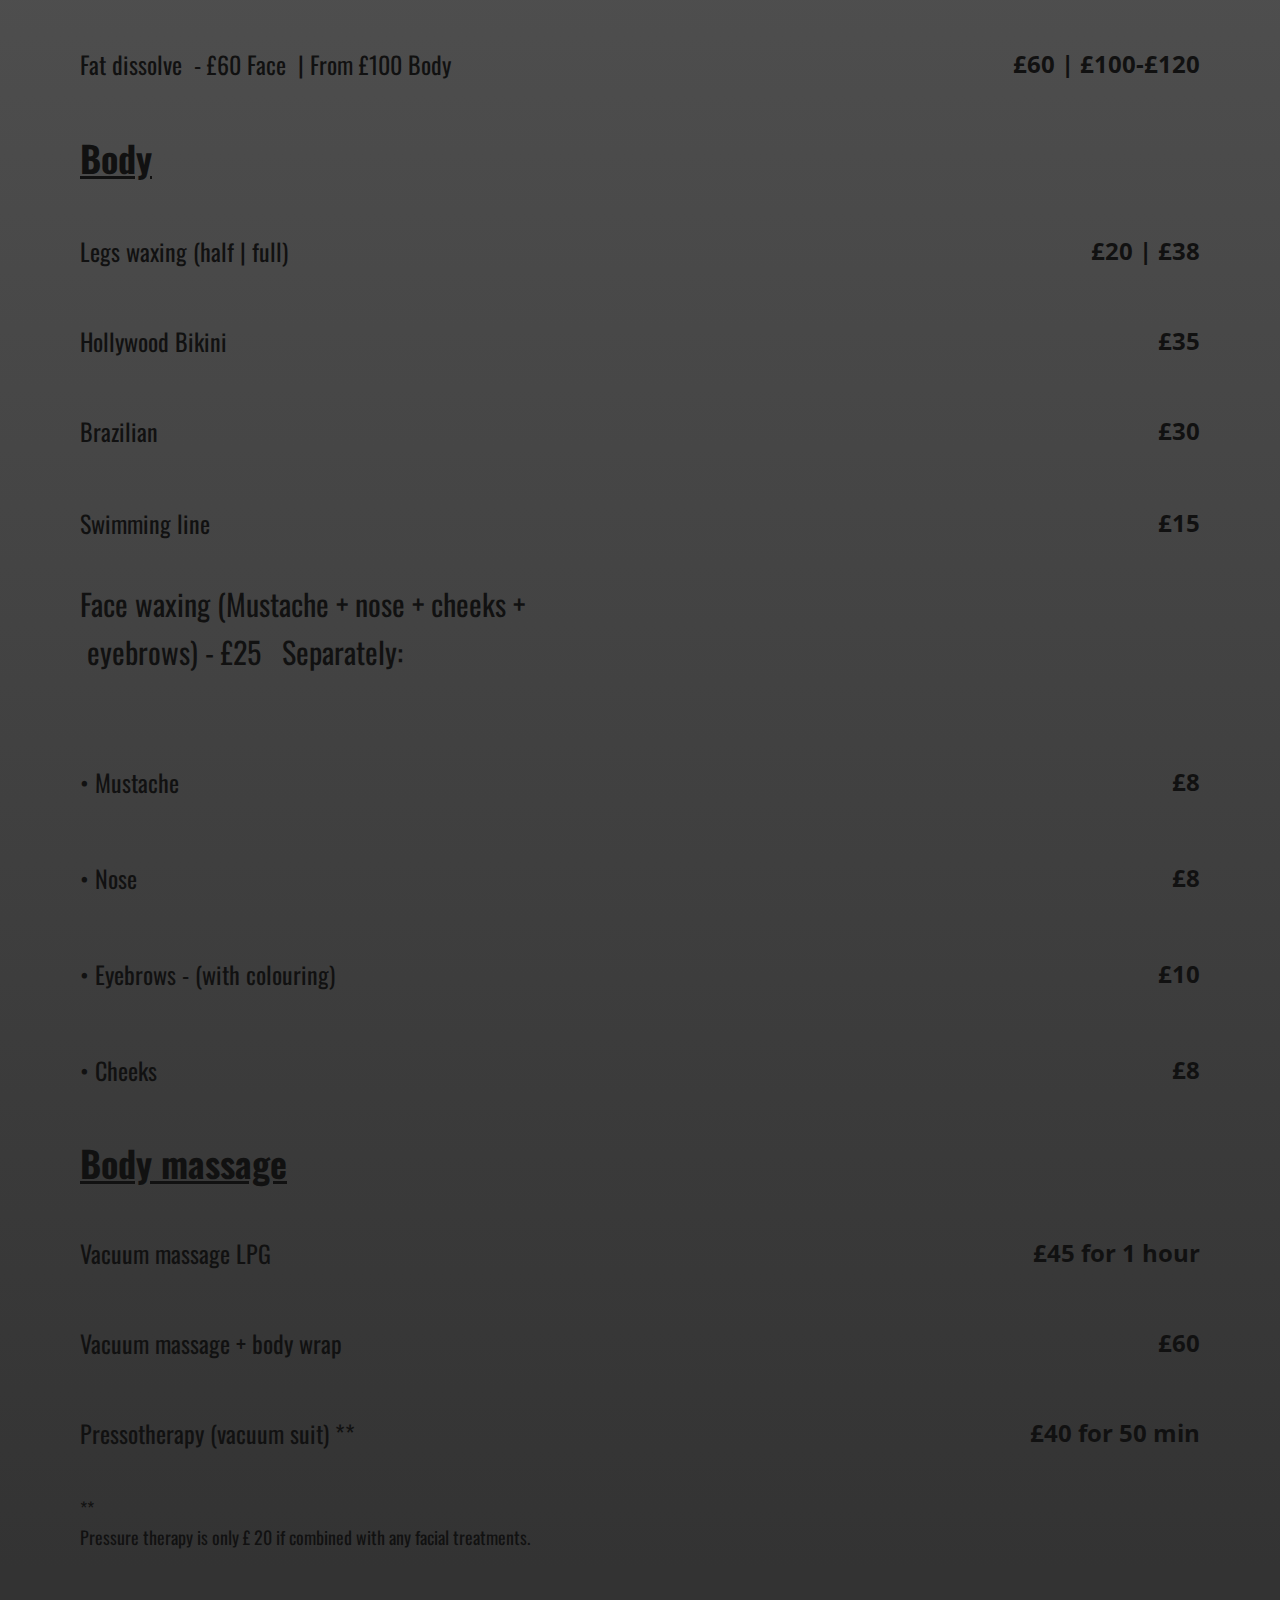
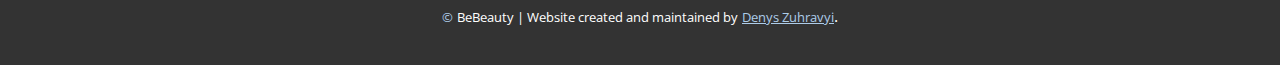
<file: Home.html>
<!DOCTYPE html>
<html style="font-size: 16px;" lang="en"><head>
    <meta name="viewport" content="width=device-width, initial-scale=1.0">
    <meta charset="utf-8">
    <meta name="keywords" content="Treatm​ents, Price List">
    <meta name="description" content="">
    <title>Home</title>
    <link rel="stylesheet" href="nicepage.css" media="screen">
<link rel="stylesheet" href="Home.css" media="screen">
    <script class="u-script" type="text/javascript" src="jquery.js" defer=""></script>
    <script class="u-script" type="text/javascript" src="nicepage.js" defer=""></script>
    <meta name="generator" content="Nicepage 5.0.7, nicepage.com">
    
    <link id="u-theme-google-font" rel="stylesheet" href="https://fonts.googleapis.com/css?family=Roboto:100,100i,300,300i,400,400i,500,500i,700,700i,900,900i|Open+Sans:300,300i,400,400i,500,500i,600,600i,700,700i,800,800i">
    <link id="u-page-google-font" rel="stylesheet" href="https://fonts.googleapis.com/css?family=Lobster:400|Oswald:200,300,400,500,600,700">
    
    
    
    
    <script type="application/ld+json">{
		"@context": "http://schema.org",
		"@type": "Organization",
		"name": ""
}</script>
    <meta name="theme-color" content="#478ac9">
    <meta property="og:title" content="Home">
    <meta property="og:type" content="website">
  </head>
  <body class="u-body u-overlap u-xl-mode" data-lang="en"><header class="u-clearfix u-gradient u-header u-sticky u-sticky-cad2 u-header" id="sec-09fa"><div class="u-clearfix u-sheet u-sheet-1">
        <nav class="u-menu u-menu-one-level u-offcanvas u-menu-1">
          <div class="menu-collapse" style="font-size: 1rem; letter-spacing: 0px; font-weight: 700; text-transform: uppercase;">
            <a class="u-button-style u-custom-active-border-color u-custom-border u-custom-border-color u-custom-borders u-custom-hover-border-color u-custom-left-right-menu-spacing u-custom-padding-bottom u-custom-text-active-color u-custom-text-color u-custom-text-decoration u-custom-text-hover-color u-custom-top-bottom-menu-spacing u-nav-link u-text-active-palette-1-base u-text-hover-palette-2-base" href="#" style="">
              <svg class="u-svg-link" preserveAspectRatio="xMidYMin slice" viewBox="0 0 42 42" style=""><use xmlns:xlink="http://www.w3.org/1999/xlink" xlink:href="#svg-f739"></use></svg>
              <svg class="u-svg-content" viewBox="0 0 42 42" x="0px" y="0px" id="svg-f739" style="enable-background:new 0 0 42 42;"><polygon points="42,19 23,19 23,0 19,0 19,19 0,19 0,23 19,23 19,42 23,42 23,23 42,23 "></polygon></svg>
            </a>
          </div>
          <div class="u-custom-menu u-nav-container">
            <ul class="u-nav u-spacing-30 u-unstyled u-nav-1"><li class="u-nav-item"><a class="u-border-2 u-border-active-palette-1-base u-border-grey-90 u-border-hover-palette-1-base u-border-no-left u-border-no-right u-border-no-top u-button-style u-nav-link u-text-active-black u-text-grey-90 u-text-hover-black" href="Home.html" style="padding: 10px 0px;">Home</a>
</li><li class="u-nav-item"><a class="u-border-2 u-border-active-palette-1-base u-border-grey-90 u-border-hover-palette-1-base u-border-no-left u-border-no-right u-border-no-top u-button-style u-nav-link u-text-active-black u-text-grey-90 u-text-hover-black" href="Treatments.html" style="padding: 10px 0px;">Treatments</a>
</li><li class="u-nav-item"><a class="u-border-2 u-border-active-palette-1-base u-border-grey-90 u-border-hover-palette-1-base u-border-no-left u-border-no-right u-border-no-top u-button-style u-nav-link u-text-active-black u-text-grey-90 u-text-hover-black" href="Contact.html" style="padding: 10px 0px;">Contact</a>
</li></ul>
          </div>
          <div class="u-custom-menu u-nav-container-collapse">
            <div class="u-black u-container-style u-inner-container-layout u-opacity u-opacity-95 u-sidenav">
              <div class="u-inner-container-layout u-sidenav-overflow">
                <div class="u-menu-close"></div>
                <ul class="u-align-center u-nav u-popupmenu-items u-unstyled u-nav-2"><li class="u-nav-item"><a class="u-button-style u-nav-link" href="Home.html">Home</a>
</li><li class="u-nav-item"><a class="u-button-style u-nav-link" href="Treatments.html">Treatments</a>
</li><li class="u-nav-item"><a class="u-button-style u-nav-link" href="Contact.html">Contact</a>
</li></ul>
              </div>
            </div>
            <div class="u-black u-menu-overlay u-opacity u-opacity-70"></div>
          </div>
        </nav>
        <p class="u-custom-font u-font-oswald u-text u-text-1">Be Beauty</p>
      </div></header>
    <section class="u-clearfix u-gradient u-section-1" id="sec-1fcc">
      <div class="u-clearfix u-sheet u-sheet-1">
        <img class="u-image u-image-round u-image-1" src="images/WhatsAppImage2023-02-05at18.05.33.jpeg" alt="" data-image-width="1366" data-image-height="2048" data-href="Contact.html" title="Contact">
        <img class="u-image u-image-round u-image-2" src="images/WhatsAppImage2023-02-05at18.06.17.jpeg" alt="" data-image-width="2048" data-image-height="1366" data-href="Treatments.html" title="Treatments">
        <img class="u-border-2 u-border-grey-75 u-image u-image-round u-image-3" src="images/WhatsAppImage2023-02-05at18.05.01.jpeg" alt="" data-image-width="2048" data-image-height="1330" data-href="Home.html#sec-2f7b">
        <h3 class="u-text u-text-default u-text-white u-text-1">
          <a class="u-active-none u-border-none u-btn u-button-link u-button-style u-hover-none u-none u-text-white u-btn-1" href="Contact.html">Appointments</a>
        </h3>
        <h2 class="u-custom-font u-font-lobster u-text u-text-grey-5 u-text-2">
          <a class="u-active-none u-border-none u-btn u-button-link u-button-style u-hover-none u-none u-text-white u-btn-2" href="Treatments.html">Treatm​ents</a>
        </h2>
        <h2 class="u-custom-font u-font-lobster u-text u-text-grey-5 u-text-3">
          <a class="u-active-none u-border-none u-btn u-button-link u-button-style u-hover-none u-none u-text-white u-btn-3" href="Home.html#sec-2f7b">Price List</a>
        </h2>
        <div class="u-social-icons u-spacing-10 u-social-icons-1">
          <a class="u-social-url" title="facebook" target="_blank" href="https://facebook.com/profile.php?id=100009919531616"><span class="u-icon u-social-facebook u-social-icon u-icon-1"><svg class="u-svg-link" preserveAspectRatio="xMidYMin slice" viewBox="0 0 112 112" style=""><use xmlns:xlink="http://www.w3.org/1999/xlink" xlink:href="#svg-b110"></use></svg><svg class="u-svg-content" viewBox="0 0 112 112" x="0" y="0" id="svg-b110"><path fill="currentColor" d="M75.5,28.8H65.4c-1.5,0-4,0.9-4,4.3v9.4h13.9l-1.5,15.8H61.4v45.1H42.8V58.3h-8.8V42.4h8.8V32.2
c0-7.4,3.4-18.8,18.8-18.8h13.8v15.4H75.5z"></path></svg></span>
          </a>
          <a class="u-social-url" title="instagram" target="_blank" href="https://instagram.com/dana.pasl"><span class="u-icon u-social-icon u-social-instagram u-icon-2"><svg class="u-svg-link" preserveAspectRatio="xMidYMin slice" viewBox="0 0 112 112" style=""><use xmlns:xlink="http://www.w3.org/1999/xlink" xlink:href="#svg-58d8"></use></svg><svg class="u-svg-content" viewBox="0 0 112 112" x="0" y="0" id="svg-58d8"><path fill="currentColor" d="M55.9,32.9c-12.8,0-23.2,10.4-23.2,23.2s10.4,23.2,23.2,23.2s23.2-10.4,23.2-23.2S68.7,32.9,55.9,32.9z
	 M55.9,69.4c-7.4,0-13.3-6-13.3-13.3c-0.1-7.4,6-13.3,13.3-13.3s13.3,6,13.3,13.3C69.3,63.5,63.3,69.4,55.9,69.4z"></path><path fill="#FFFFFF" d="M79.7,26.8c-3,0-5.4,2.5-5.4,5.4s2.5,5.4,5.4,5.4c3,0,5.4-2.5,5.4-5.4S82.7,26.8,79.7,26.8z"></path><path fill="currentColor" d="M78.2,11H33.5C21,11,10.8,21.3,10.8,33.7v44.7c0,12.6,10.2,22.8,22.7,22.8h44.7c12.6,0,22.7-10.2,22.7-22.7
	V33.7C100.8,21.1,90.6,11,78.2,11z M91,78.4c0,7.1-5.8,12.8-12.8,12.8H33.5c-7.1,0-12.8-5.8-12.8-12.8V33.7
	c0-7.1,5.8-12.8,12.8-12.8h44.7c7.1,0,12.8,5.8,12.8,12.8V78.4z"></path></svg></span>
          </a>
        </div>
      </div>
    </section>
    <section class="u-align-center u-clearfix u-gradient u-section-2" id="sec-ed28">
      <div class="u-clearfix u-sheet u-valign-middle-lg u-valign-middle-xl u-sheet-1">
        <div class="u-expanded-width u-layout-horizontal u-list u-list-1">
          <div class="u-repeater u-repeater-1">
            <div class="u-align-left u-container-style u-list-item u-repeater-item">
              <div class="u-container-layout u-similar-container u-container-layout-1">
                <img class="u-expanded-width u-image u-image-default u-image-1" alt="" data-image-width="2048" data-image-height="1366" src="images/WhatsAppImage2023-02-05at18.06.17.jpeg">
                <h4 class="u-custom-font u-font-oswald u-text u-text-1"> Deep Cleansing Facial</h4>
              </div>
            </div>
            <div class="u-align-left u-container-style u-list-item u-repeater-item">
              <div class="u-container-layout u-similar-container u-container-layout-2">
                <img class="u-expanded-width u-image u-image-default u-image-2" alt="" data-image-width="2048" data-image-height="1330" src="images/WhatsAppImage2023-02-05at18.05.01.jpeg">
                <h4 class="u-custom-font u-font-oswald u-text u-text-2"> Rf Microneedling</h4>
              </div>
            </div>
            <div class="u-align-left u-container-style u-list-item u-repeater-item">
              <div class="u-container-layout u-similar-container u-container-layout-3">
                <img class="u-expanded-width u-image u-image-default u-image-3" alt="" data-image-width="2048" data-image-height="1410" src="images/WhatsAppImage2023-02-05at18.06.46.jpeg">
                <h4 class="u-custom-font u-font-oswald u-text u-text-3"> Diamond Microdermabrasion</h4>
              </div>
            </div>
            <div class="u-align-left u-container-style u-list-item u-repeater-item">
              <div class="u-container-layout u-similar-container u-container-layout-4">
                <img class="u-expanded-width u-image u-image-default u-image-4" alt="" data-image-width="2048" data-image-height="1384" src="images/WhatsAppImage2023-02-05at18.44.57.jpeg">
                <h4 class="u-custom-font u-font-oswald u-text u-text-4"> No Needle Mesotherapy</h4>
              </div>
            </div>
            <div class="u-align-left u-container-style u-list-item u-repeater-item">
              <div class="u-container-layout u-similar-container u-container-layout-5">
                <img class="u-expanded-width u-image u-image-default u-image-5" alt="" data-image-width="2048" data-image-height="1366" src="images/WhatsAppImage2023-02-05at18.45.17.jpeg">
                <h4 class="u-custom-font u-font-oswald u-text u-text-5">Peels</h4>
              </div>
            </div>
          </div>
          <a class="u-absolute-vcenter u-gallery-nav u-gallery-nav-prev u-grey-70 u-icon-circle u-opacity u-opacity-70 u-spacing-10 u-text-white u-gallery-nav-1" href="#" role="button">
            <span aria-hidden="true">
              <svg viewBox="0 0 451.847 451.847"><path d="M97.141,225.92c0-8.095,3.091-16.192,9.259-22.366L300.689,9.27c12.359-12.359,32.397-12.359,44.751,0
c12.354,12.354,12.354,32.388,0,44.748L173.525,225.92l171.903,171.909c12.354,12.354,12.354,32.391,0,44.744
c-12.354,12.365-32.386,12.365-44.745,0l-194.29-194.281C100.226,242.115,97.141,234.018,97.141,225.92z"></path></svg>
            </span>
            <span class="sr-only">
              <svg viewBox="0 0 451.847 451.847"><path d="M97.141,225.92c0-8.095,3.091-16.192,9.259-22.366L300.689,9.27c12.359-12.359,32.397-12.359,44.751,0
c12.354,12.354,12.354,32.388,0,44.748L173.525,225.92l171.903,171.909c12.354,12.354,12.354,32.391,0,44.744
c-12.354,12.365-32.386,12.365-44.745,0l-194.29-194.281C100.226,242.115,97.141,234.018,97.141,225.92z"></path></svg>
            </span>
          </a>
          <a class="u-absolute-vcenter u-gallery-nav u-gallery-nav-next u-grey-70 u-icon-circle u-opacity u-opacity-70 u-spacing-10 u-text-white u-gallery-nav-2" href="#" role="button">
            <span aria-hidden="true">
              <svg viewBox="0 0 451.846 451.847"><path d="M345.441,248.292L151.154,442.573c-12.359,12.365-32.397,12.365-44.75,0c-12.354-12.354-12.354-32.391,0-44.744
L278.318,225.92L106.409,54.017c-12.354-12.359-12.354-32.394,0-44.748c12.354-12.359,32.391-12.359,44.75,0l194.287,194.284
c6.177,6.18,9.262,14.271,9.262,22.366C354.708,234.018,351.617,242.115,345.441,248.292z"></path></svg>
            </span>
            <span class="sr-only">
              <svg viewBox="0 0 451.846 451.847"><path d="M345.441,248.292L151.154,442.573c-12.359,12.365-32.397,12.365-44.75,0c-12.354-12.354-12.354-32.391,0-44.744
L278.318,225.92L106.409,54.017c-12.354-12.359-12.354-32.394,0-44.748c12.354-12.359,32.391-12.359,44.75,0l194.287,194.284
c6.177,6.18,9.262,14.271,9.262,22.366C354.708,234.018,351.617,242.115,345.441,248.292z"></path></svg>
            </span>
          </a>
        </div>
      </div>
    </section>
    <section class="u-align-center u-clearfix u-gradient u-section-3" id="sec-2f7b">
      <div class="u-clearfix u-sheet u-sheet-1">
        <h1 class="u-custom-font u-font-lobster u-text u-text-default u-title u-text-1">Price List</h1>
        <div class="u-expanded-width u-table u-table-responsive u-table-1">
          <table class="u-table-entity">
            <colgroup>
              <col width="43.4%">
              <col width="56.6%">
            </colgroup>
            <thead class="u-table-header">
              <tr style="height: 103px;">
                <th class="u-custom-font u-font-oswald u-table-cell u-table-cell-1">
                  <span style="font-weight: 700; text-decoration: underline !important; font-size: 2.25rem;">Treatments </span>
                </th>
                <th class="u-table-cell">
                  <br>
                </th>
              </tr>
            </thead>
            <tbody class="u-table-body">
              <tr style="height: 78px;">
                <td class="u-custom-font u-font-oswald u-table-cell u-table-cell-3">Deep Facial Cleansing</td>
                <td class="u-align-right u-table-cell u-table-cell-4">£50 | £55</td>
              </tr>
              <tr style="height: 78px;">
                <td class="u-custom-font u-font-oswald u-table-cell u-table-cell-5">Rf-microneedling</td>
                <td class="u-align-right u-table-cell u-table-cell-6">£95</td>
              </tr>
              <tr style="height: 90px;">
                <td class="u-custom-font u-font-oswald u-table-cell u-table-cell-7">Dermapen - £70 with neckline</td>
                <td class="u-align-right u-table-cell u-table-cell-8">£45 | £70</td>
              </tr>
              <tr style="height: 90px;">
                <td class="u-custom-font u-font-oswald u-table-cell u-table-cell-9">Microcurrent facial&nbsp;</td>
                <td class="u-align-right u-table-cell u-table-cell-10">£45</td>
              </tr>
              <tr style="height: 90px;">
                <td class="u-custom-font u-font-oswald u-table-cell u-table-cell-11">Facial massage LPG</td>
                <td class="u-align-right u-table-cell u-table-cell-12">£40</td>
              </tr>
              <tr style="height: 90px;">
                <td class="u-custom-font u-font-oswald u-table-cell u-table-cell-13">Rf-lifting - £65 with decollete</td>
                <td class="u-align-right u-table-cell u-table-cell-14">£45 | £65</td>
              </tr>
              <tr style="height: 90px;">
                <td class="u-custom-font u-font-oswald u-table-cell u-table-cell-15">Deep Moisturizing Silk fibers</td>
                <td class="u-align-right u-table-cell u-table-cell-16">£45</td>
              </tr>
              <tr style="height: 90px;">
                <td class="u-custom-font u-font-oswald u-table-cell u-table-cell-17">Microdermabrasion - £65 with neckline</td>
                <td class="u-align-right u-table-cell u-table-cell-18">&nbsp; £45 | £65</td>
              </tr>
              <tr style="height: 90px;">
                <td class="u-custom-font u-font-oswald u-table-cell u-table-cell-19">Mesotherapy</td>
                <td class="u-align-right u-table-cell u-table-cell-20">£60</td>
              </tr>
              <tr style="height: 90px;">
                <td class="u-custom-font u-font-oswald u-table-cell u-table-cell-21">Fillers</td>
                <td class="u-align-right u-table-cell u-table-cell-22">£120 | £160</td>
              </tr>
              <tr style="height: 96px;">
                <td class="u-custom-font u-font-oswald u-table-cell u-table-cell-23">Chemical peels <br>Toscani,BioAgePeel,Prx T-33
                </td>
                <td class="u-align-right u-table-cell u-table-cell-24">£45</td>
              </tr>
              <tr style="height: 90px;">
                <td class="u-custom-font u-font-oswald u-table-cell u-table-cell-25">Lips augment</td>
                <td class="u-align-right u-table-cell u-table-cell-26">£150</td>
              </tr>
              <tr style="height: 90px;">
                <td class="u-custom-font u-font-oswald u-table-cell u-table-cell-27">Botox 3 zones</td>
                <td class="u-align-right u-table-cell u-table-cell-28">£200</td>
              </tr>
              <tr style="height: 90px;">
                <td class="u-custom-font u-font-oswald u-table-cell u-table-cell-29">Botox 1 zone  (eyes)</td>
                <td class="u-align-right u-table-cell u-table-cell-30">£130</td>
              </tr>
              <tr style="height: 90px;">
                <td class="u-custom-font u-font-oswald u-table-cell u-table-cell-31">Fat dissolve&nbsp; - £60 Face&nbsp; | From £100 Body</td>
                <td class="u-align-right u-table-cell u-table-cell-32">£60 | £100-£120</td>
              </tr>
              <tr style="height: 90px;">
                <td class="u-custom-font u-font-oswald u-table-cell u-table-cell-33">
                  <span style="font-size: 2.25rem; text-decoration: underline !important; font-weight: 700;">Body</span>
                </td>
                <td class="u-align-right u-table-cell u-table-cell-34">
                  <br>
                  <br>
                </td>
              </tr>
              <tr style="height: 90px;">
                <td class="u-custom-font u-font-oswald u-table-cell u-table-cell-35">Legs waxing  (half | full)</td>
                <td class="u-align-right u-table-cell u-table-cell-36">£20 | £38</td>
              </tr>
              <tr style="height: 90px;">
                <td class="u-custom-font u-font-oswald u-table-cell u-table-cell-37">Hollywood Bikini</td>
                <td class="u-align-right u-table-cell u-table-cell-38">£35</td>
              </tr>
              <tr style="height: 90px;">
                <td class="u-custom-font u-font-oswald u-table-cell u-table-cell-39">Brazilian</td>
                <td class="u-align-right u-table-cell u-table-cell-40">£30</td>
              </tr>
              <tr style="height: 94px;">
                <td class="u-custom-font u-font-oswald u-table-cell u-table-cell-41">Swimming line</td>
                <td class="u-align-right u-table-cell u-table-cell-42">&nbsp;£15</td>
              </tr>
              <tr style="height: 111px;">
                <td class="u-custom-font u-font-oswald u-table-cell u-table-cell-43">Face waxing  (Mustache + nose + cheeks +&nbsp; &nbsp;eyebrows) - £25&nbsp; &nbsp;Separately:<br>
                  <span style="font-size: 1.5rem;"></span>
                  <span style="font-size: 1.5rem;"></span>
                  <br>
                </td>
                <td class="u-table-cell">
                  <br>
                  <br>
                </td>
              </tr>
              <tr style="height: 96px;">
                <td class="u-custom-font u-font-oswald u-table-cell u-table-cell-45">• Mustache</td>
                <td class="u-align-right u-table-cell u-table-cell-46">£8</td>
              </tr>
              <tr style="height: 96px;">
                <td class="u-custom-font u-font-oswald u-table-cell u-table-cell-47">•&nbsp;Nose</td>
                <td class="u-align-right u-table-cell u-table-cell-48">£8</td>
              </tr>
              <tr style="height: 96px;">
                <td class="u-custom-font u-font-oswald u-table-cell u-table-cell-49">•&nbsp;Eyebrows - (with colouring)</td>
                <td class="u-align-right u-table-cell u-table-cell-50">£10</td>
              </tr>
              <tr style="height: 96px;">
                <td class="u-custom-font u-font-oswald u-table-cell u-table-cell-51">•&nbsp;Cheeks&nbsp;</td>
                <td class="u-align-right u-table-cell u-table-cell-52">£8</td>
              </tr>
              <tr style="height: 90px;">
                <td class="u-custom-font u-font-oswald u-table-cell u-table-cell-53">Body massage<span style="text-decoration: underline !important;">
                    <span style="font-weight: 700;">
                      <span style="font-size: 2.25rem;"></span>
                    </span>
                  </span>
                </td>
                <td class="u-table-cell"></td>
              </tr>
              <tr style="height: 90px;">
                <td class="u-custom-font u-font-oswald u-table-cell u-table-cell-55">Vacuum massage LPG</td>
                <td class="u-align-right u-table-cell u-table-cell-56">£45 for 1 hour</td>
              </tr>
              <tr style="height: 90px;">
                <td class="u-custom-font u-font-oswald u-table-cell u-table-cell-57">Vacuum massage + body wrap&nbsp;</td>
                <td class="u-align-right u-table-cell u-table-cell-58">£60</td>
              </tr>
              <tr style="height: 90px;">
                <td class="u-custom-font u-font-oswald u-table-cell u-table-cell-59">Pressotherapy (vacuum suit) **</td>
                <td class="u-align-right u-table-cell u-table-cell-60">£40 for 50 min</td>
              </tr>
              <tr style="height: 90px;">
                <td class="u-custom-font u-font-oswald u-table-cell u-table-cell-61">** <br>Pressure therapy is only £ 20 if combined with any facial treatments.&nbsp;<br>
                </td>
                <td class="u-table-cell"></td>
              </tr>
            </tbody>
          </table>
        </div>
      </div>
    </section>
    
    
      <section class="u-backlink u-clearfix u-grey-80">
      <a class="u-text">
        <span>&copy;</span>
      </a>
      <p class="u-text">
        <span> BeBeauty | Website created and maintained by</span>
      </p>
      <a class="u-link" href="#">
        <span>Denys Zuhravyi</span>
      </a>. 
    </section>
  
</body></html>
</file>
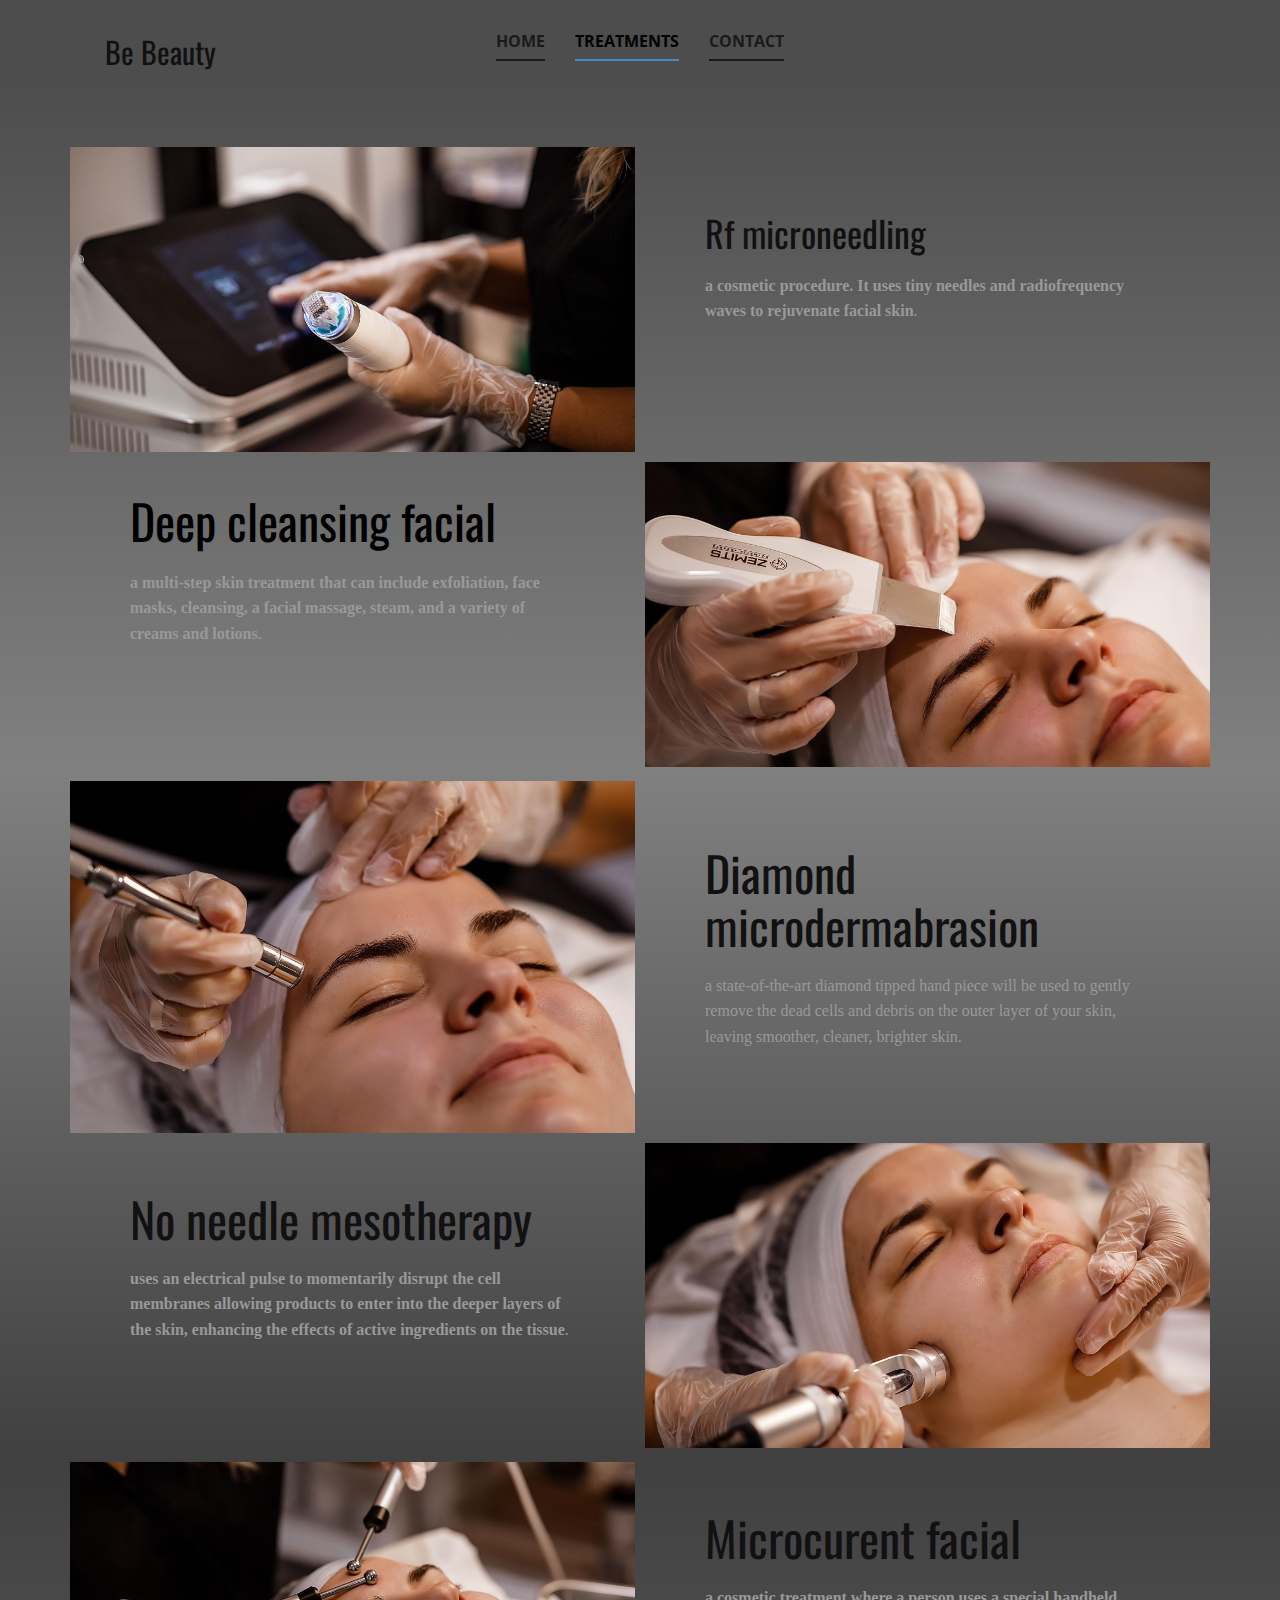
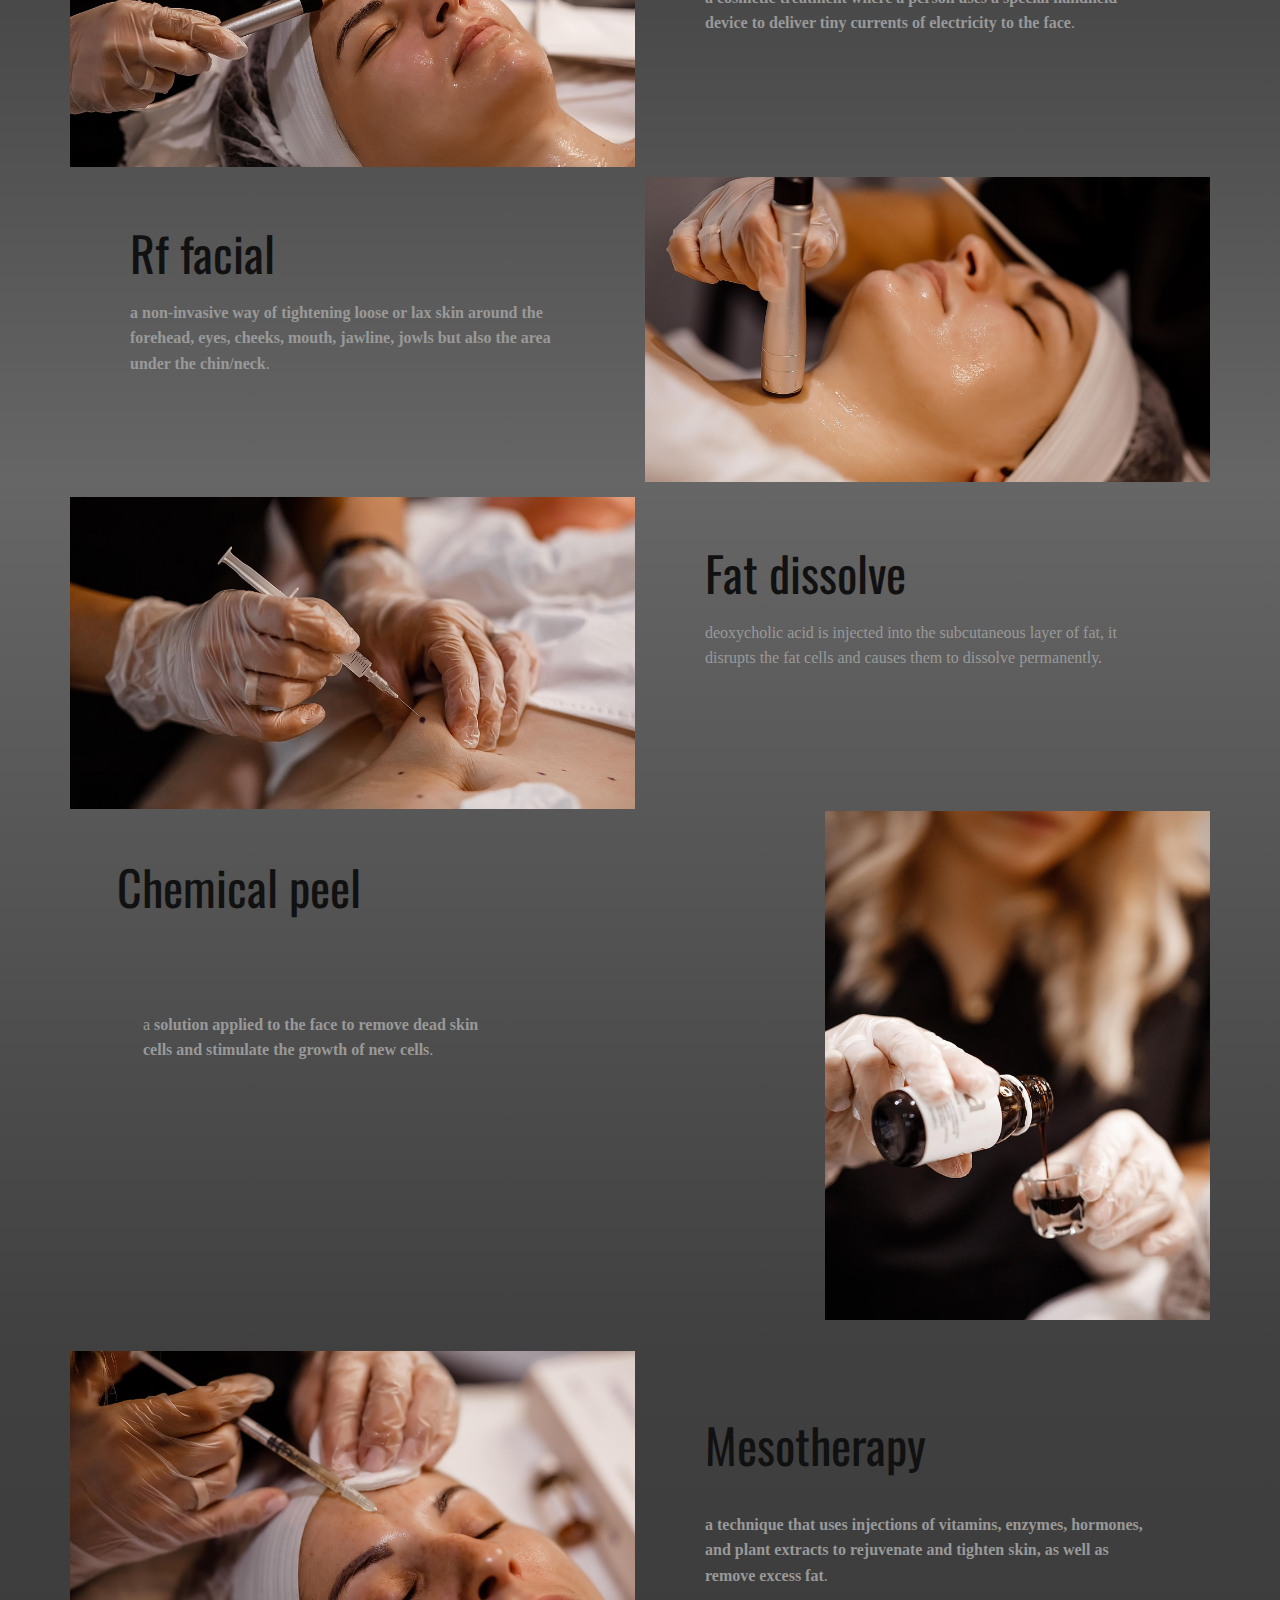
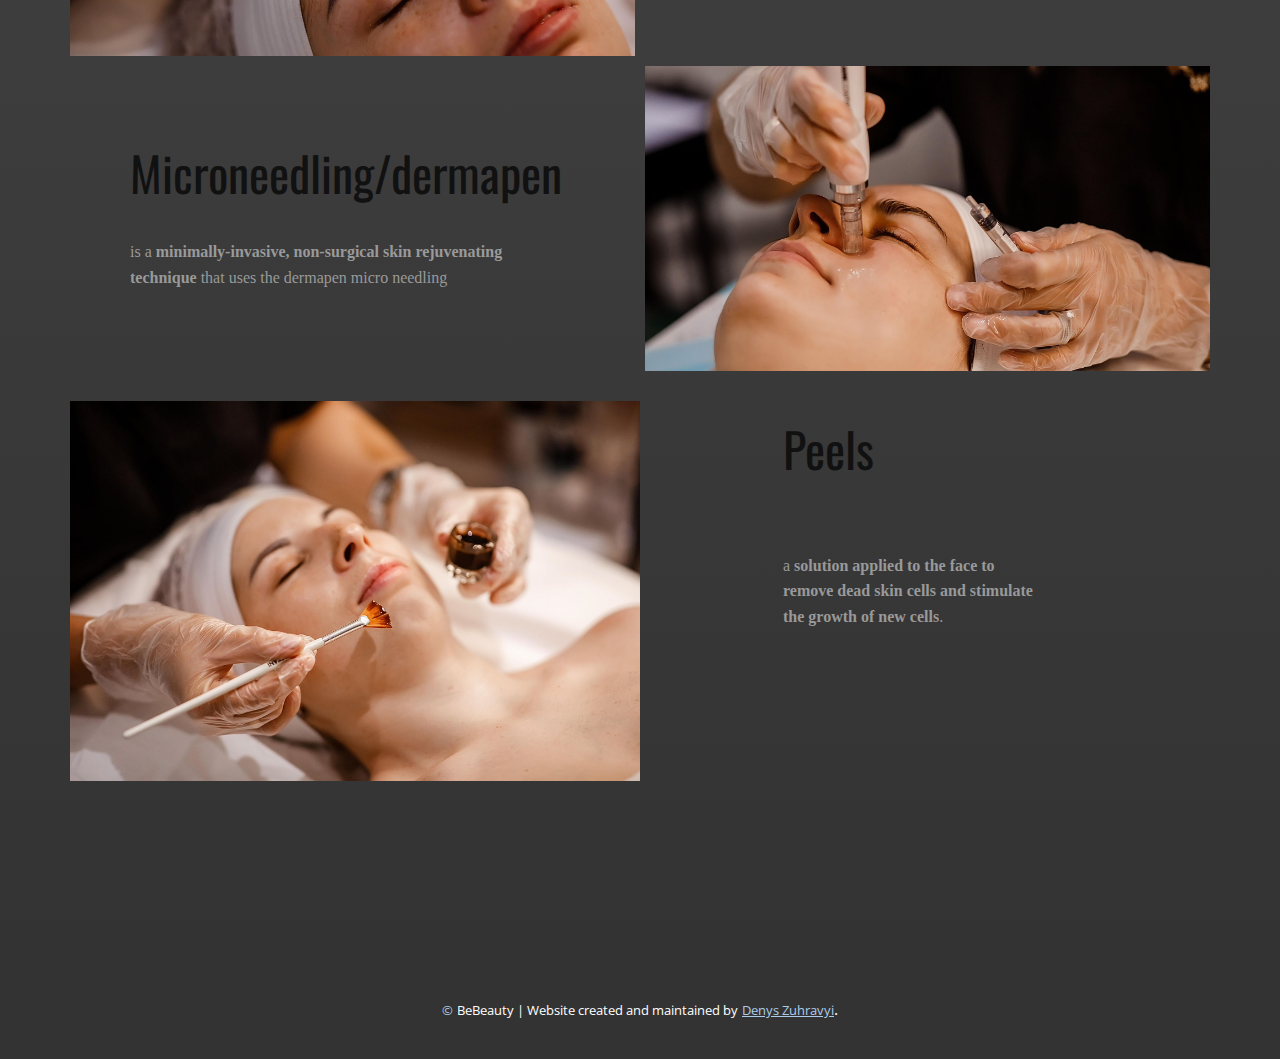
<file: Treatments.html>
<!DOCTYPE html>
<html style="font-size: 16px;" lang="en"><head>
    <meta name="viewport" content="width=device-width, initial-scale=1.0">
    <meta charset="utf-8">
    <meta name="keywords" content="​Rf microneedling, ​Diamond microdermabrasion​, ​No needle mesotherapy​, ​Microcurent facial, ​Rf facial, ​Fat dissolve, ​Chemical peel, ​Mesotherapy, ​Microneedling/dermapen, Peels">
    <meta name="description" content="">
    <title>Treatments</title>
    <link rel="stylesheet" href="nicepage.css" media="screen">
<link rel="stylesheet" href="Treatments.css" media="screen">
    <script class="u-script" type="text/javascript" src="jquery.js" defer=""></script>
    <script class="u-script" type="text/javascript" src="nicepage.js" defer=""></script>
    <meta name="generator" content="Nicepage 5.0.7, nicepage.com">
    <link id="u-theme-google-font" rel="stylesheet" href="https://fonts.googleapis.com/css?family=Roboto:100,100i,300,300i,400,400i,500,500i,700,700i,900,900i|Open+Sans:300,300i,400,400i,500,500i,600,600i,700,700i,800,800i">
    <link id="u-page-google-font" rel="stylesheet" href="https://fonts.googleapis.com/css?family=Oswald:200,300,400,500,600,700">
    
    
    
    
    
    
    <script type="application/ld+json">{
		"@context": "http://schema.org",
		"@type": "Organization",
		"name": ""
}</script>
    <meta name="theme-color" content="#478ac9">
    <meta property="og:title" content="Treatments">
    <meta property="og:type" content="website">
  </head>
  <body class="u-body u-xl-mode" data-lang="en"><header class="u-clearfix u-gradient u-header u-sticky u-sticky-cad2 u-header" id="sec-09fa"><div class="u-clearfix u-sheet u-sheet-1">
        <nav class="u-menu u-menu-one-level u-offcanvas u-menu-1">
          <div class="menu-collapse" style="font-size: 1rem; letter-spacing: 0px; font-weight: 700; text-transform: uppercase;">
            <a class="u-button-style u-custom-active-border-color u-custom-border u-custom-border-color u-custom-borders u-custom-hover-border-color u-custom-left-right-menu-spacing u-custom-padding-bottom u-custom-text-active-color u-custom-text-color u-custom-text-decoration u-custom-text-hover-color u-custom-top-bottom-menu-spacing u-nav-link u-text-active-palette-1-base u-text-hover-palette-2-base" href="#" style="">
              <svg class="u-svg-link" preserveAspectRatio="xMidYMin slice" viewBox="0 0 42 42" style=""><use xmlns:xlink="http://www.w3.org/1999/xlink" xlink:href="#svg-f739"></use></svg>
              <svg class="u-svg-content" viewBox="0 0 42 42" x="0px" y="0px" id="svg-f739" style="enable-background:new 0 0 42 42;"><polygon points="42,19 23,19 23,0 19,0 19,19 0,19 0,23 19,23 19,42 23,42 23,23 42,23 "></polygon></svg>
            </a>
          </div>
          <div class="u-custom-menu u-nav-container">
            <ul class="u-nav u-spacing-30 u-unstyled u-nav-1"><li class="u-nav-item"><a class="u-border-2 u-border-active-palette-1-base u-border-grey-90 u-border-hover-palette-1-base u-border-no-left u-border-no-right u-border-no-top u-button-style u-nav-link u-text-active-black u-text-grey-90 u-text-hover-black" href="Home.html" style="padding: 10px 0px;">Home</a>
</li><li class="u-nav-item"><a class="u-border-2 u-border-active-palette-1-base u-border-grey-90 u-border-hover-palette-1-base u-border-no-left u-border-no-right u-border-no-top u-button-style u-nav-link u-text-active-black u-text-grey-90 u-text-hover-black" href="Treatments.html" style="padding: 10px 0px;">Treatments</a>
</li><li class="u-nav-item"><a class="u-border-2 u-border-active-palette-1-base u-border-grey-90 u-border-hover-palette-1-base u-border-no-left u-border-no-right u-border-no-top u-button-style u-nav-link u-text-active-black u-text-grey-90 u-text-hover-black" href="Contact.html" style="padding: 10px 0px;">Contact</a>
</li></ul>
          </div>
          <div class="u-custom-menu u-nav-container-collapse">
            <div class="u-black u-container-style u-inner-container-layout u-opacity u-opacity-95 u-sidenav">
              <div class="u-inner-container-layout u-sidenav-overflow">
                <div class="u-menu-close"></div>
                <ul class="u-align-center u-nav u-popupmenu-items u-unstyled u-nav-2"><li class="u-nav-item"><a class="u-button-style u-nav-link" href="Home.html">Home</a>
</li><li class="u-nav-item"><a class="u-button-style u-nav-link" href="Treatments.html">Treatments</a>
</li><li class="u-nav-item"><a class="u-button-style u-nav-link" href="Contact.html">Contact</a>
</li></ul>
              </div>
            </div>
            <div class="u-black u-menu-overlay u-opacity u-opacity-70"></div>
          </div>
        </nav>
        <p class="u-custom-font u-font-oswald u-text u-text-1">Be Beauty</p>
      </div></header>
    <section class="u-clearfix u-gradient u-section-1" id="sec-f27c">
      <div class="u-clearfix u-sheet u-sheet-1">
        <div class="u-clearfix u-expanded-width u-gutter-10 u-layout-wrap u-layout-wrap-1">
          <div class="u-layout">
            <div class="u-layout-col">
              <div class="u-size-30">
                <div class="u-layout-row">
                  <div class="u-container-style u-image u-layout-cell u-left-cell u-size-30 u-image-1" src="" data-image-width="2048" data-image-height="1330">
                    <div class="u-container-layout u-valign-middle u-container-layout-1"></div>
                  </div>
                  <div class="u-align-left u-container-style u-layout-cell u-right-cell u-size-30 u-layout-cell-2">
                    <div class="u-container-layout u-container-layout-2">
                      <h2 class="u-custom-font u-font-oswald u-text u-text-1"> Rf microneedling</h2>
                      <p class="u-custom-font u-font-georgia u-text u-text-grey-40 u-text-2"><b>a cosmetic procedure.</b>&nbsp;<b>It uses tiny needles and radiofrequency waves to rejuvenate facial skin</b>.
                      </p>
                    </div>
                  </div>
                </div>
              </div>
              <div class="u-size-30">
                <div class="u-layout-row">
                  <div class="u-align-left u-container-style u-layout-cell u-left-cell u-size-30 u-layout-cell-3">
                    <div class="u-container-layout u-container-layout-3">
                      <h3 class="u-custom-font u-font-oswald u-text u-text-black u-text-3" data-animation-name="" data-animation-duration="0" data-animation-delay="0" data-animation-direction=""> Deep cleansing facial</h3>
                      <p class="u-custom-font u-font-georgia u-text u-text-grey-40 u-text-4"><b>a multi-step skin treatment that can include exfoliation, face masks, cleansing, a facial massage, steam, and a variety of creams and lotions</b>.
                      </p>
                    </div>
                  </div>
                  <div class="u-container-style u-image u-layout-cell u-right-cell u-size-30 u-image-2" src="" data-image-width="2048" data-image-height="1366">
                    <div class="u-container-layout u-valign-middle u-container-layout-4"></div>
                  </div>
                </div>
              </div>
            </div>
          </div>
        </div>
      </div>
    </section>
    <section class="u-clearfix u-gradient u-section-2" id="sec-8fcb">
      <div class="u-clearfix u-sheet u-valign-middle-lg u-valign-middle-md u-valign-middle-xl u-sheet-1">
        <div class="u-clearfix u-expanded-width u-gutter-10 u-layout-wrap u-layout-wrap-1">
          <div class="u-layout">
            <div class="u-layout-col">
              <div class="u-size-30">
                <div class="u-layout-row">
                  <div class="u-container-style u-image u-layout-cell u-left-cell u-size-30 u-image-1" src="" data-image-width="2048" data-image-height="1410">
                    <div class="u-container-layout u-valign-middle u-container-layout-1"></div>
                  </div>
                  <div class="u-align-left u-container-style u-layout-cell u-right-cell u-size-30 u-layout-cell-2">
                    <div class="u-container-layout u-container-layout-2">
                      <h2 class="u-custom-font u-font-oswald u-text u-text-1" data-animation-name="" data-animation-duration="0" data-animation-delay="0" data-animation-direction=""> Diamond microdermabrasion </h2>
                      <p class="u-custom-font u-font-georgia u-text u-text-grey-40 u-text-2"> a state-of-the-art diamond tipped hand piece will be used to gently remove the dead cells and debris on the outer layer of your skin, leaving smoother, cleaner, brighter skin.</p>
                    </div>
                  </div>
                </div>
              </div>
              <div class="u-size-30">
                <div class="u-layout-row">
                  <div class="u-align-left u-container-style u-layout-cell u-left-cell u-size-30 u-layout-cell-3">
                    <div class="u-container-layout u-container-layout-3">
                      <h2 class="u-custom-font u-font-oswald u-text u-text-3" data-animation-name="" data-animation-duration="0" data-animation-delay="0" data-animation-direction=""> No needle mesotherapy </h2>
                      <p class="u-custom-font u-font-georgia u-text u-text-grey-40 u-text-4"><b>uses an electrical pulse to momentarily disrupt the cell membranes allowing products to enter into the deeper layers of the skin, enhancing the effects of active ingredients on the tissue</b>.
                      </p>
                    </div>
                  </div>
                  <div class="u-container-style u-image u-layout-cell u-right-cell u-size-30 u-image-2" src="" data-image-width="2048" data-image-height="1384">
                    <div class="u-container-layout u-valign-middle u-container-layout-4"></div>
                  </div>
                </div>
              </div>
            </div>
          </div>
        </div>
      </div>
    </section>
    <section class="u-clearfix u-gradient u-section-3" id="sec-c543">
      <div class="u-clearfix u-sheet u-valign-middle-lg u-valign-middle-md u-valign-middle-xl u-sheet-1">
        <div class="u-clearfix u-expanded-width u-gutter-10 u-layout-wrap u-layout-wrap-1">
          <div class="u-layout">
            <div class="u-layout-col">
              <div class="u-size-30">
                <div class="u-layout-row">
                  <div class="u-container-style u-image u-layout-cell u-left-cell u-size-30 u-image-1" src="" data-image-width="2048" data-image-height="1248">
                    <div class="u-container-layout u-valign-middle u-container-layout-1"></div>
                  </div>
                  <div class="u-align-left u-container-style u-layout-cell u-right-cell u-size-30 u-layout-cell-2">
                    <div class="u-container-layout u-container-layout-2">
                      <h2 class="u-custom-font u-font-oswald u-text u-text-1" data-animation-name="" data-animation-duration="0" data-animation-delay="0" data-animation-direction=""> Microcurent facial</h2>
                      <p class="u-custom-font u-font-georgia u-text u-text-grey-40 u-text-2"><b>a cosmetic treatment where a person uses a special handheld device to deliver tiny currents of electricity to the face</b>.
                      </p>
                    </div>
                  </div>
                </div>
              </div>
              <div class="u-size-30">
                <div class="u-layout-row">
                  <div class="u-align-left u-container-style u-layout-cell u-left-cell u-size-30 u-layout-cell-3">
                    <div class="u-container-layout u-container-layout-3">
                      <h2 class="u-custom-font u-font-oswald u-text u-text-3" data-animation-name="" data-animation-duration="0" data-animation-delay="0" data-animation-direction=""> Rf facial</h2>
                      <p class="u-custom-font u-font-georgia u-text u-text-grey-40 u-text-4"><b>a non-invasive way of tightening loose or lax skin around the forehead, eyes, cheeks, mouth, jawline, jowls but also the area under the chin/neck</b>.
                      </p>
                    </div>
                  </div>
                  <div class="u-container-style u-image u-layout-cell u-right-cell u-size-30 u-image-2" src="" data-image-width="2048" data-image-height="1366">
                    <div class="u-container-layout u-valign-middle u-container-layout-4"></div>
                  </div>
                </div>
              </div>
            </div>
          </div>
        </div>
      </div>
    </section>
    <section class="u-clearfix u-gradient u-section-4" id="sec-73ed">
      <div class="u-clearfix u-sheet u-sheet-1">
        <div class="u-clearfix u-expanded-width u-gutter-10 u-layout-wrap u-layout-wrap-1">
          <div class="u-layout">
            <div class="u-layout-col">
              <div class="u-size-30">
                <div class="u-layout-row">
                  <div class="u-container-style u-image u-layout-cell u-left-cell u-size-30 u-image-1" src="" data-image-width="2048" data-image-height="1366">
                    <div class="u-container-layout u-valign-middle u-container-layout-1"></div>
                  </div>
                  <div class="u-align-left u-container-style u-layout-cell u-right-cell u-size-30 u-layout-cell-2">
                    <div class="u-container-layout u-container-layout-2">
                      <h2 class="u-custom-font u-font-oswald u-text u-text-1" data-animation-name="" data-animation-duration="0" data-animation-delay="0" data-animation-direction=""> Fat dissolve</h2>
                      <p class="u-custom-font u-font-georgia u-text u-text-grey-40 u-text-2"> deoxycholic acid is injected into the subcutaneous layer of fat, it disrupts the fat cells and causes them to dissolve permanently.</p>
                    </div>
                  </div>
                </div>
              </div>
              <div class="u-size-30">
                <div class="u-layout-row">
                  <div class="u-align-left u-container-style u-layout-cell u-left-cell u-size-60 u-layout-cell-3">
                    <div class="u-container-layout u-container-layout-3">
                      <h2 class="u-custom-font u-font-oswald u-text u-text-3" data-animation-name="" data-animation-duration="0" data-animation-delay="0" data-animation-direction=""> Chemical peel</h2>
                      <img class="u-image u-image-default u-image-2" src="images/WhatsAppImage2023-02-05at18.05.33.jpeg" alt="" data-image-width="1366" data-image-height="2048">
                      <p class="u-custom-font u-font-georgia u-text u-text-grey-40 u-text-4"> a&nbsp;<b>solution applied to the face to remove dead skin cells and stimulate the growth of new cells</b>.
                      </p>
                    </div>
                  </div>
                </div>
              </div>
            </div>
          </div>
        </div>
      </div>
    </section>
    <section class="u-clearfix u-gradient u-section-5" id="sec-36b3">
      <div class="u-clearfix u-sheet u-sheet-1">
        <div class="u-clearfix u-expanded-width u-gutter-10 u-layout-wrap u-layout-wrap-1">
          <div class="u-layout">
            <div class="u-layout-col">
              <div class="u-size-30">
                <div class="u-layout-row">
                  <div class="u-container-style u-image u-layout-cell u-left-cell u-size-30 u-image-1" src="" data-image-width="2048" data-image-height="1366">
                    <div class="u-container-layout u-valign-middle u-container-layout-1"></div>
                  </div>
                  <div class="u-align-left u-container-style u-layout-cell u-right-cell u-size-30 u-layout-cell-2">
                    <div class="u-container-layout u-valign-middle-lg u-valign-middle-xl u-container-layout-2">
                      <h2 class="u-custom-font u-font-oswald u-text u-text-1" data-animation-name="" data-animation-duration="0" data-animation-delay="0" data-animation-direction=""> Mesotherapy</h2>
                      <p class="u-custom-font u-font-georgia u-text u-text-grey-40 u-text-2"><b>a technique that uses injections of vitamins, enzymes, hormones, and plant extracts to rejuvenate and tighten skin, as well as remove excess fat</b>.&nbsp;
                      </p>
                    </div>
                  </div>
                </div>
              </div>
              <div class="u-size-30">
                <div class="u-layout-row">
                  <div class="u-align-left u-container-style u-layout-cell u-left-cell u-size-30 u-layout-cell-3">
                    <div class="u-container-layout u-valign-middle-lg u-valign-middle-xl u-container-layout-3">
                      <h2 class="u-custom-font u-font-oswald u-text u-text-3" data-animation-name="" data-animation-duration="0" data-animation-delay="0" data-animation-direction=""> Microneedling/dermapen</h2>
                      <p class="u-custom-font u-font-georgia u-text u-text-grey-40 u-text-4"> is&nbsp;a&nbsp;<b>minimally-invasive, non-surgical skin rejuvenating technique</b>&nbsp;that uses the dermapen micro needling&nbsp;
                      </p>
                    </div>
                  </div>
                  <div class="u-container-style u-image u-layout-cell u-right-cell u-size-30 u-image-2" src="" data-image-width="2048" data-image-height="1426">
                    <div class="u-container-layout u-valign-middle u-container-layout-4"></div>
                  </div>
                </div>
              </div>
            </div>
          </div>
        </div>
        <img class="u-image u-image-default u-image-3" src="images/WhatsAppImage2023-02-05at18.45.172.jpeg" alt="" data-image-width="2048" data-image-height="1366">
        <h2 class="u-custom-font u-font-oswald u-text u-text-5" data-animation-name="" data-animation-duration="0" data-animation-delay="0" data-animation-direction="">Peels</h2>
        <p class="u-custom-font u-font-georgia u-text u-text-grey-40 u-text-6">a&nbsp;<b>solution applied to the face to remove dead skin cells and stimulate the growth of new cells</b>.
        </p>
      </div>
    </section>
    
    
       <section class="u-backlink u-clearfix u-grey-80">
      <a class="u-text">
        <span>&copy;</span>
      </a>
      <p class="u-text">
        <span> BeBeauty | Website created and maintained by</span>
      </p>
      <a class="u-link" href="#">
        <span>Denys Zuhravyi</span>
      </a>. 
    </section>
</body></html>
</file>
